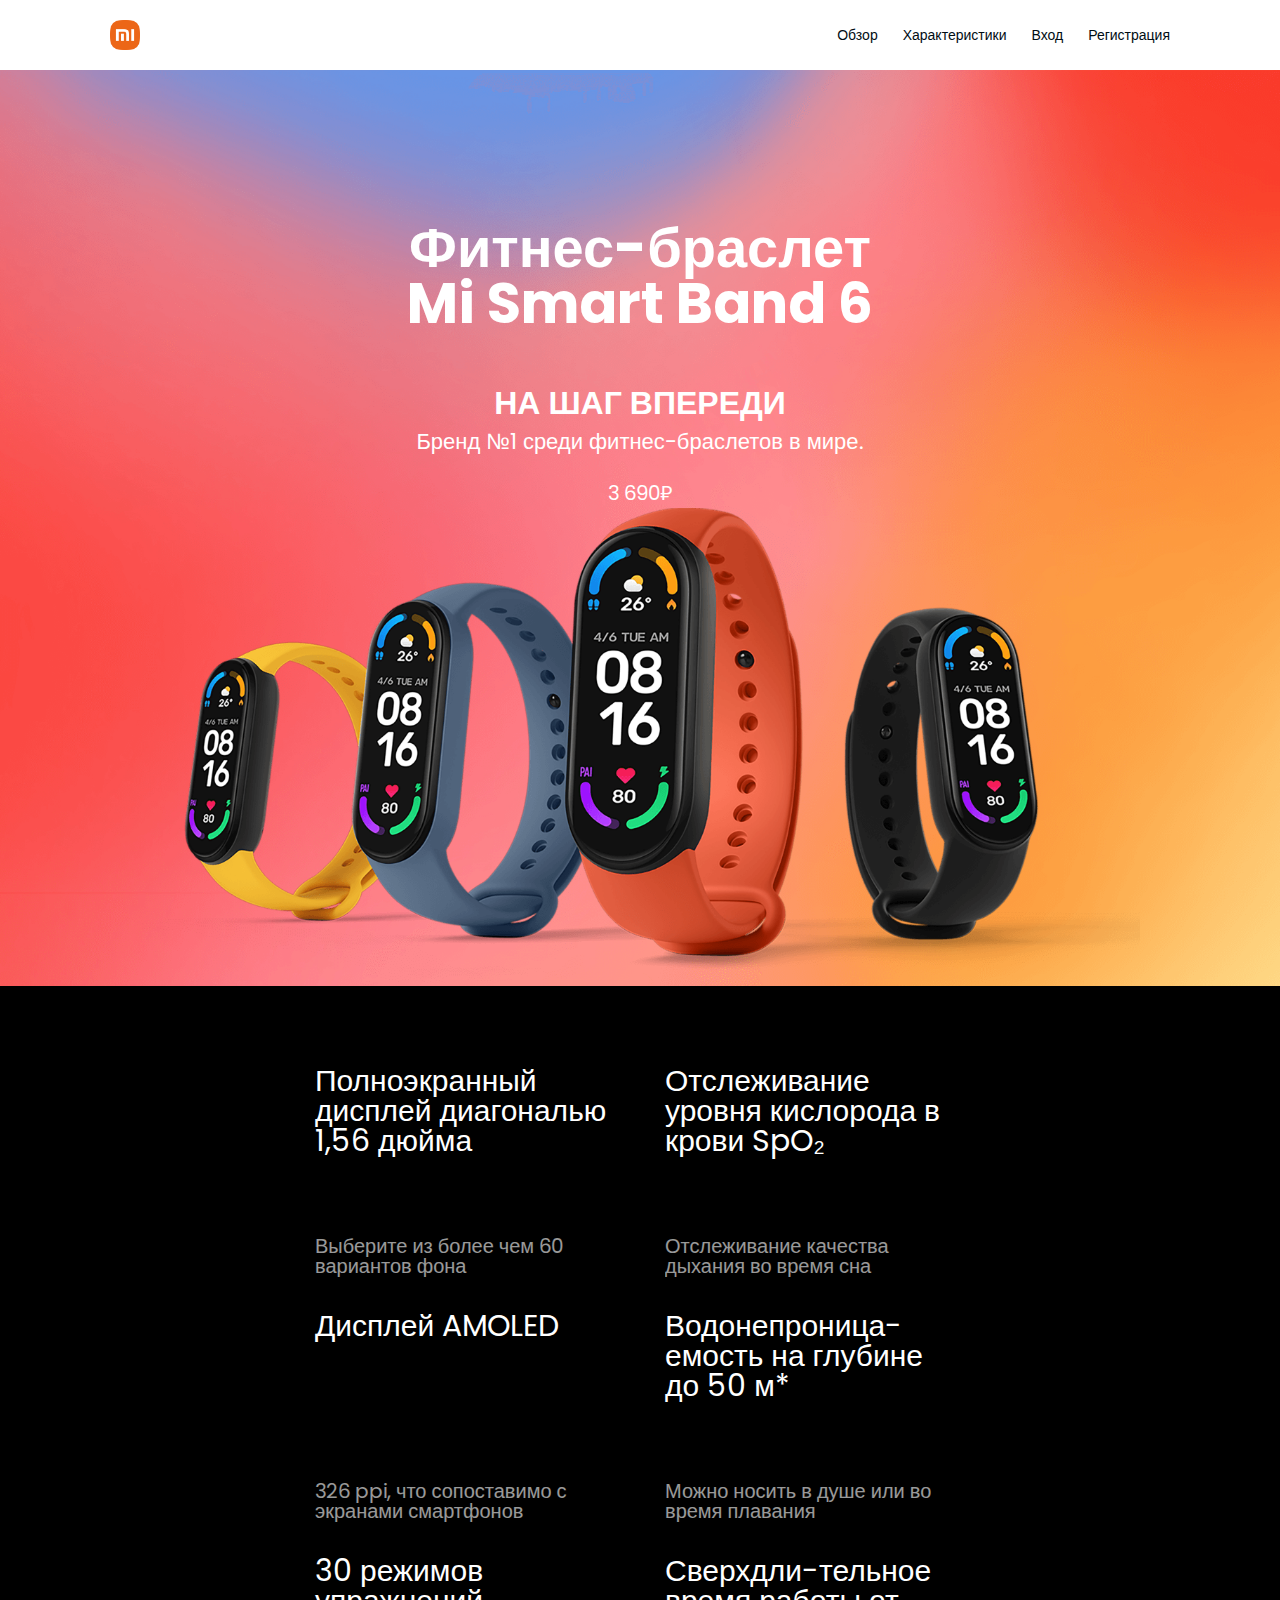
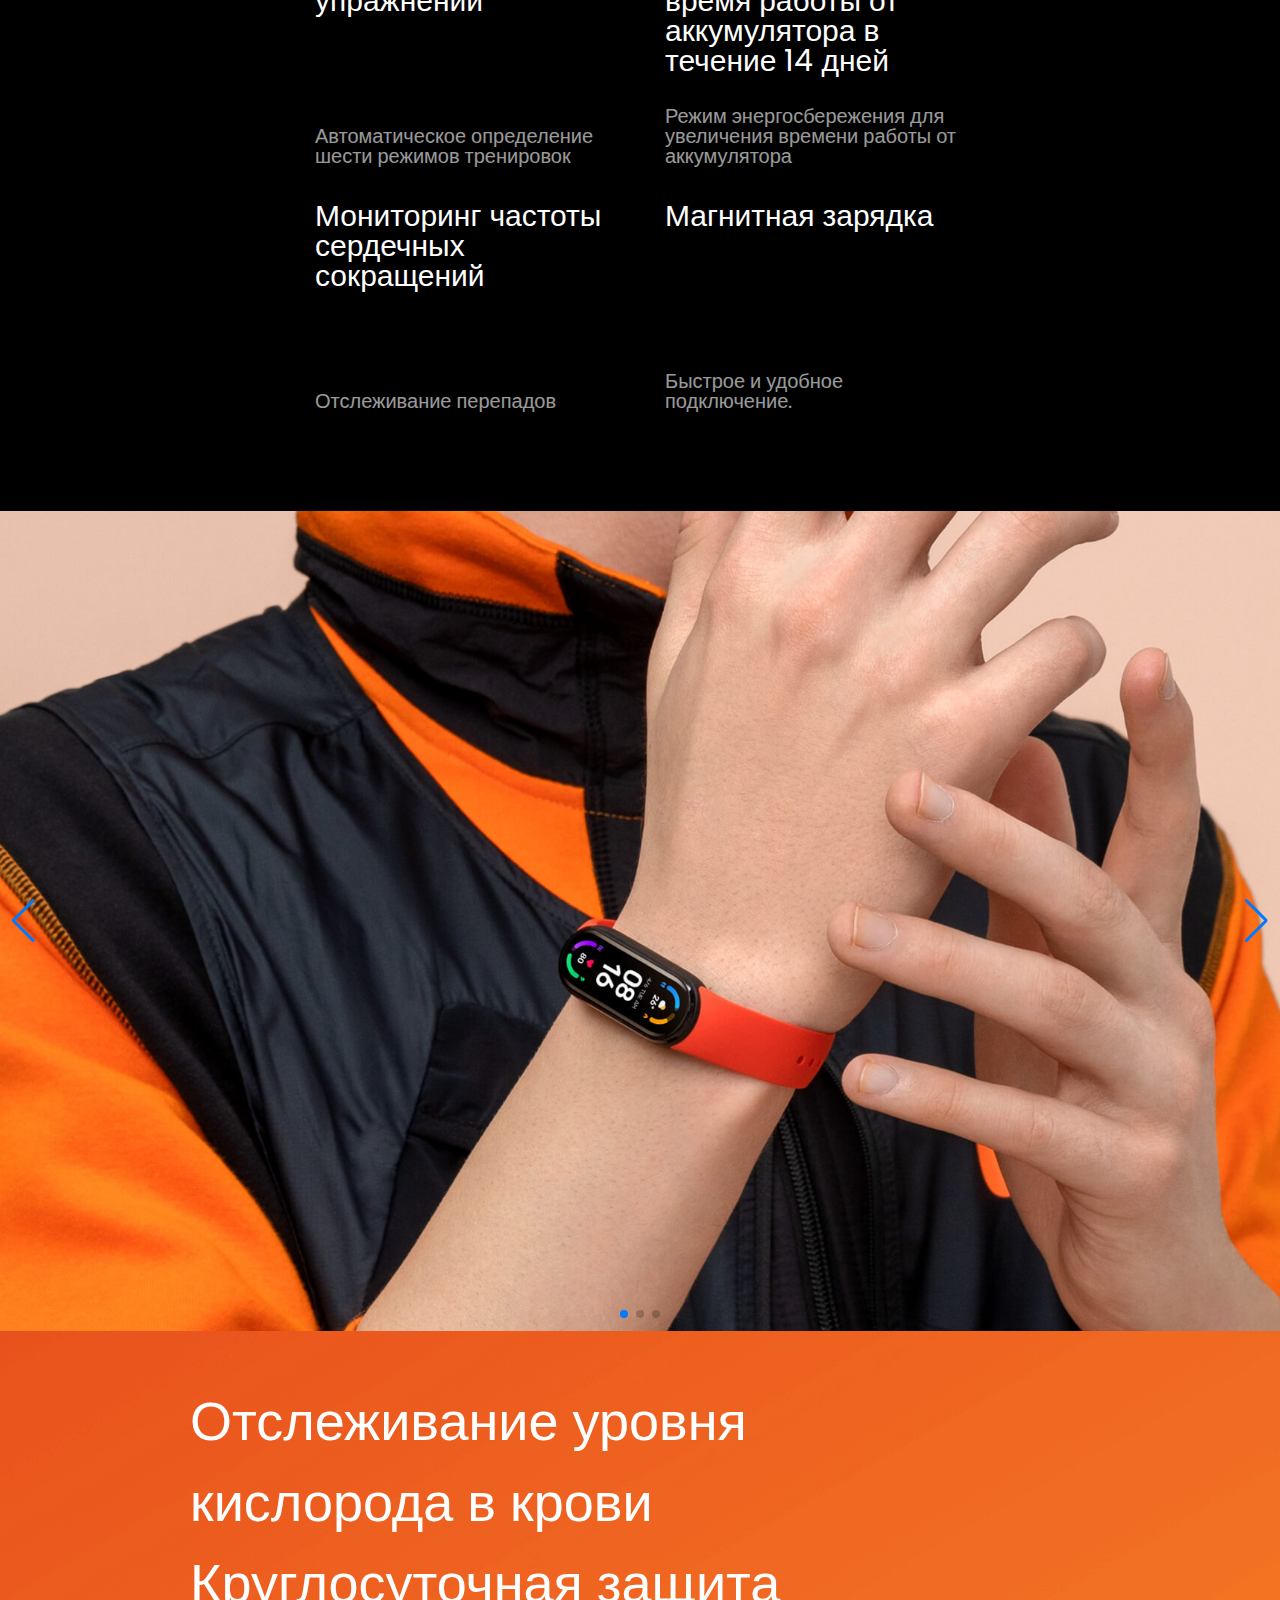
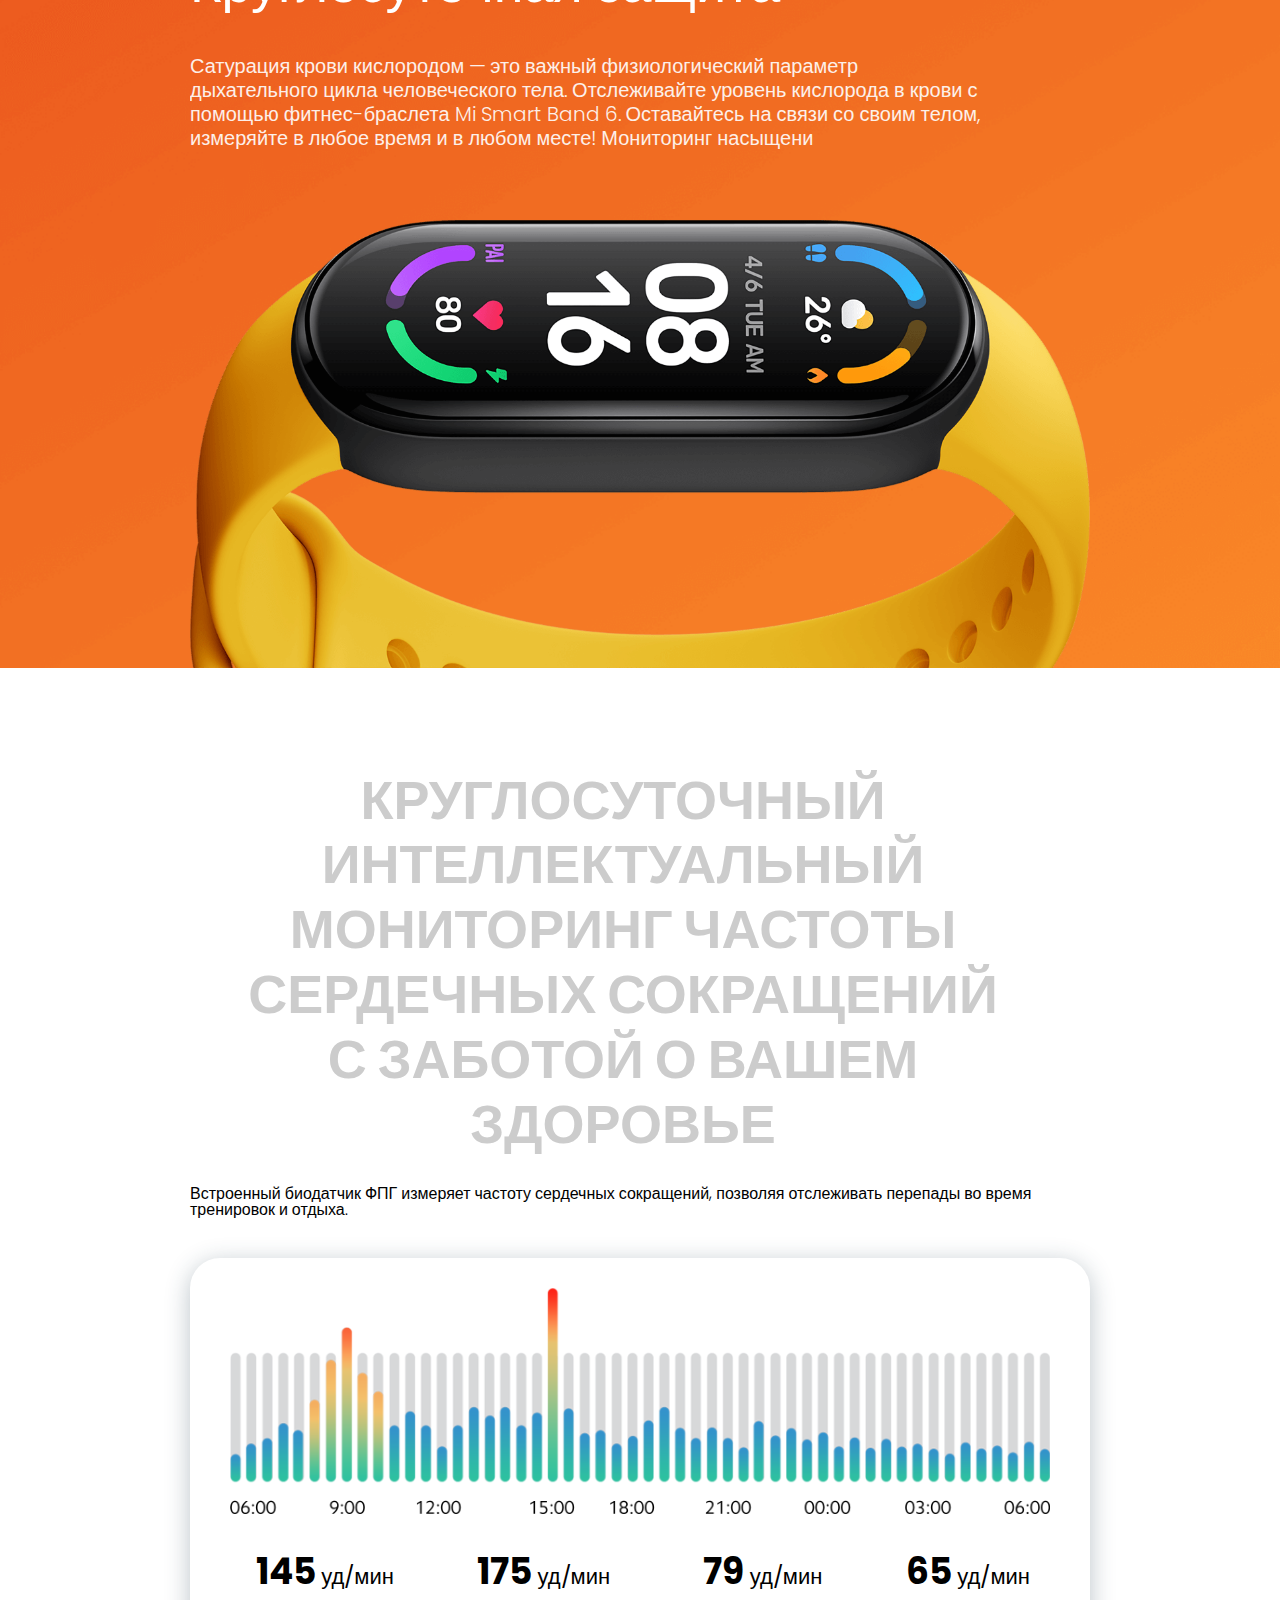
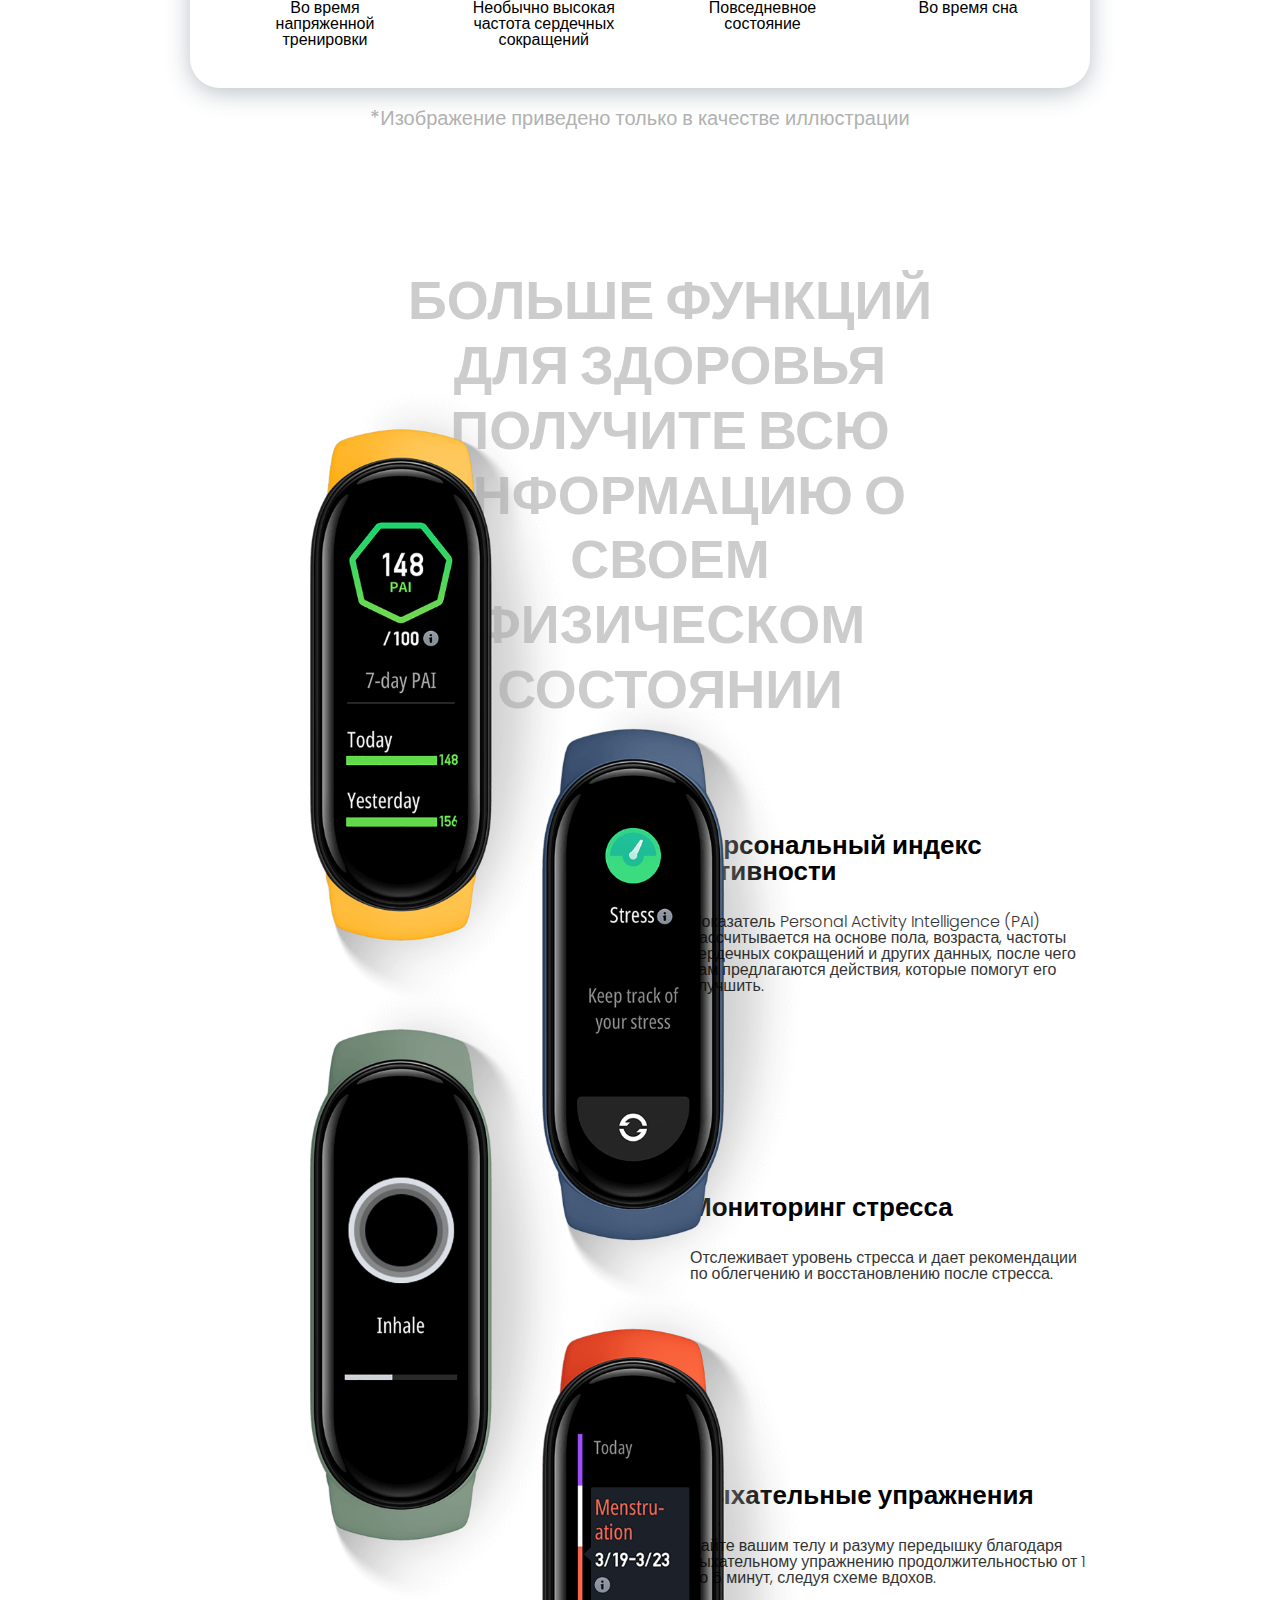
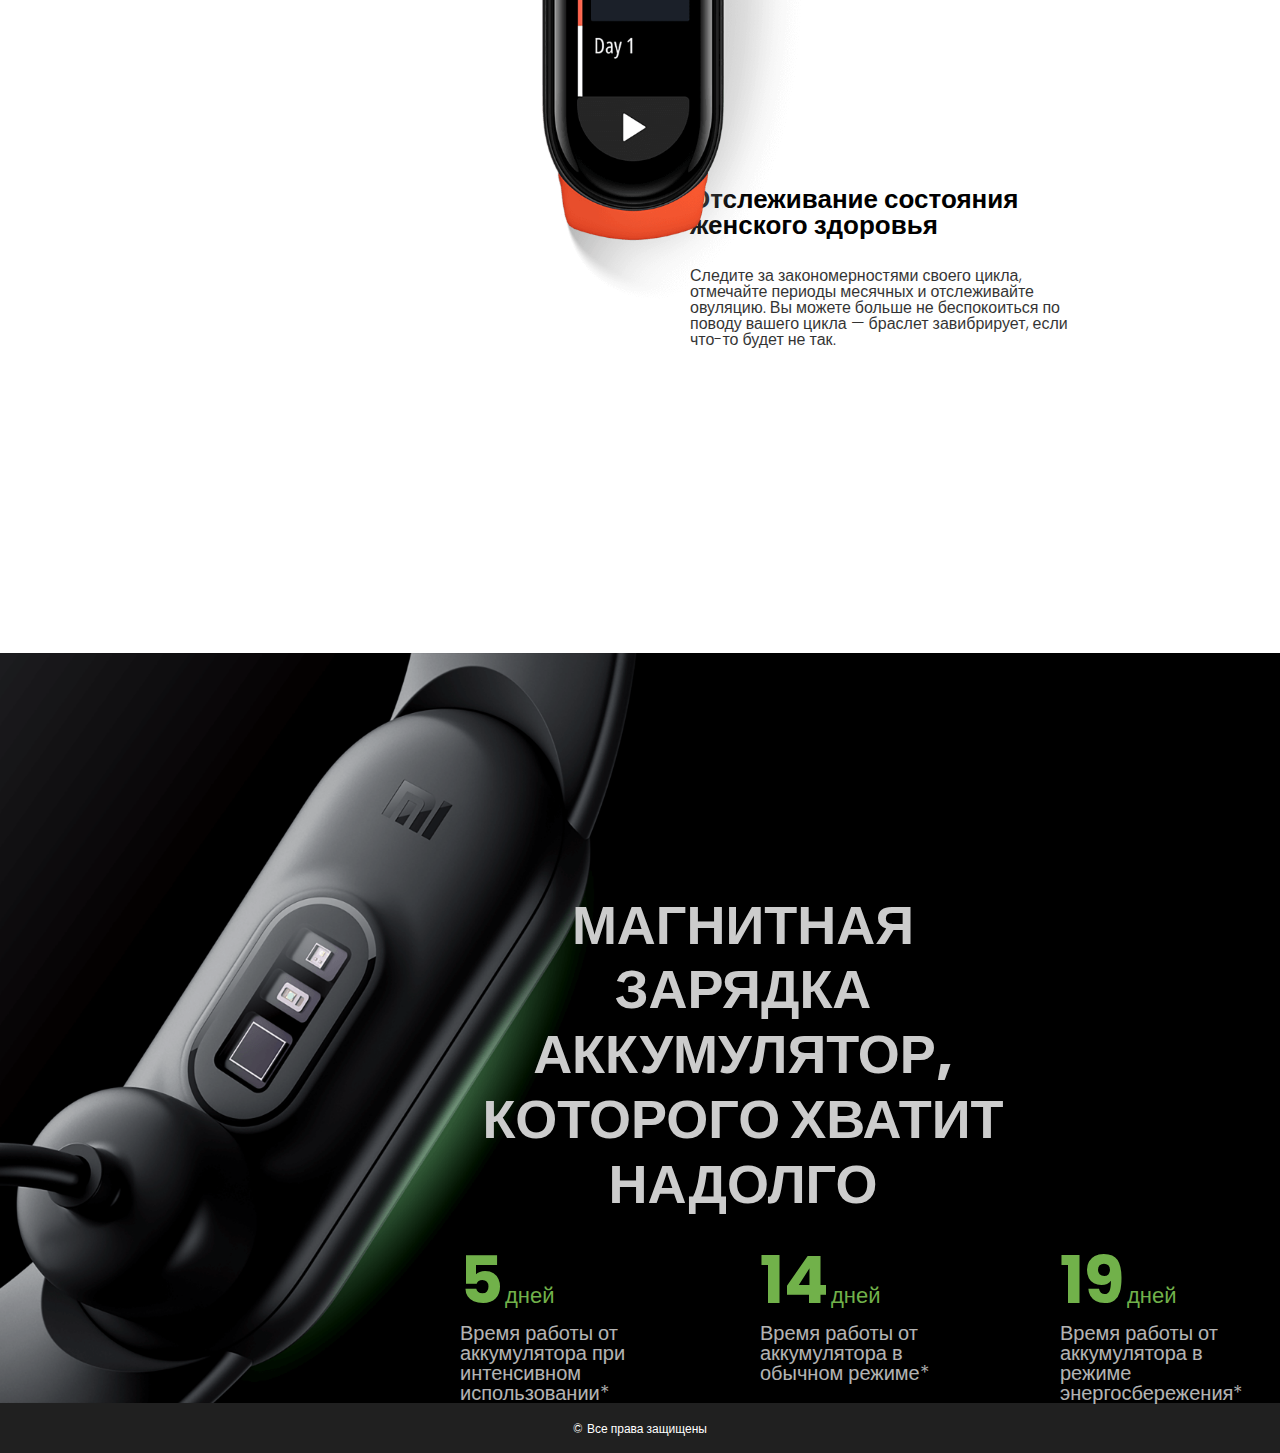
<file: index.html>
<!DOCTYPE html>
<html lang="en">

<head>
    <meta charset="UTF-8">
    <meta http-equiv="X-UA-Compatible" content="IE=edge">
    <meta name="viewport" content="width=device-width, initial-scale=1.0">
    <title>New Project</title>
    <link rel="stylesheet" href="./css/style.min.css">
    <link rel="preconnect" href="https://fonts.googleapis.com">
    <link rel="preconnect" href="https://fonts.gstatic.com" crossorigin>
    <link
        href="https://fonts.googleapis.com/css2?family=Roboto:ital,wght@0,100;0,300;0,400;0,500;0,700;0,900;1,100;1,300;1,400;1,500;1,700;1,900&display=swap"
        rel="stylesheet">

</head>

<body class="main__body">
    <!-- Header -->
    <header>
    <!-- Navbar -->
    <nav>
        <div class="container">
            <div class="navbar">
                <div class="logo"> <a href="index.html"> <img src="./img/favicon.png" alt="" style="max-width: 30px;"> </a> </div>
                <ul class="menu">
                    <li class="menu__item"><a href="index.html" class="menu__item-link" data-scroll>Обзор</a></li>
                    <li class="menu__item"><a href="characteristics.html" class="menu__item-link" data-scroll>Характеристики</a></li>
                    <li class="menu__item"><a href="signin.html" class="menu__item-link" data-scroll>Вход</a></li>
                    <li class="menu__item"><a href="login.html" class="menu__item-link" data-scroll>Регистрация</a></li>
                </ul>
                <div class="burger">
                    <span></span>
                </div>
            </div>
        </div>
    </nav>
</header>


    <!-- Main Page -->
    <main>
        <section class="hero__section">
    <div class="container">
        <h1 class="hero__title">Фитнес-браслет
            Mi Smart Band 6</h1>
        <h2 class="hero__suptitle">На шаг впереди</h2>
        <p class="hero__text">Бренд №1 среди фитнес-браслетов в мире.</p>
        <p class="hero__price">3 690₽</p>
        <img class="hero__img" src="./img/braclet.png" alt="">
    </div>
</section>

<section class="info__section">
    <div class="container">
        <div class="info__items">
            <div class="line line1">
                <div class="info__item">
                    <div class="info__item-title">Полноэкранный дисплей диагональю 1,56 дюйма
                    </div>
                    <div class="info__item-text">Выберите из более чем 60 вариантов фона</div>
                </div>
                <div class="info__item">
                    <div class="info__item-title">Дисплей
                        AMOLED</div>
                    <div class="info__item-text">326 ppi, что сопоставимо с экранами смартфонов</div>
                </div>
                <div class="info__item">
                    <div class="info__item-title">30 режимов упражнений</div>
                    <div class="info__item-text">Автоматическое определение шести режимов тренировок</div>
                </div>
                <div class="info__item">
                    <div class="info__item-title">Мониторинг частоты сердечных сокращений</div>
                    <div class="info__item-text">Отслеживание перепадов</div>
                </div>
            </div>
            <div class="line line2">
                <div class="info__item">
                    <div class="info__item-title">Отслеживание уровня кислорода в крови SpO₂</div>
                    <div class="info__item-text">Отслеживание качества дыхания во время сна</div>
                </div>
                <div class="info__item">
                    <div class="info__item-title">Водонепроница-емость на глубине до 50 м*</div>
                    <div class="info__item-text">Можно носить в душе или во время плавания</div>
                </div>
                <div class="info__item">
                    <div class="info__item-title">Сверхдли-тельное время работы от аккумулятора в течение 14 дней</div>
                    <div class="info__item-text">Режим энергосбережения для увеличения времени работы от аккумулятора
                    </div>
                </div>
                <div class="info__item">
                    <div class="info__item-title">Магнитная зарядка
                    </div>
                    <div class="info__item-text">Быстрое и удобное подключение.</div>
                </div>
            </div>
        </div>
    </div>
</section>


    <!-- Slider main container -->
    <div class="swiper">
        <!-- Additional required wrapper -->
        <div class="swiper-wrapper">
            <!-- Slides -->
            <div class="swiper-slide swiper-slide1"></div>
            <div class="swiper-slide swiper-slide2"></div>
            <div class="swiper-slide swiper-slide3"></div>
        </div>
        <!-- If we need pagination -->
        <div class="swiper-pagination"></div>
    
        <!-- If we need navigation buttons -->
        <div class="swiper-button-prev"></div>
        <div class="swiper-button-next"></div>
    
    </div>

<section class="gap__section gap__section2">
    <div class="container2">
        <div class="gap__title">Отслеживание уровня кислорода в крови
            Круглосуточная защита</div>
        <div class="gap__text">Сатурация крови кислородом — это важный физиологический параметр дыхательного цикла человеческого тела. Отслеживайте уровень кислорода в крови с помощью фитнес-браслета Mi Smart Band 6. Оставайтесь на связи со своим телом, измеряйте
            в любое время и в любом месте!
            Мониторинг насыщени</div>
        <img class="gap__img" src="./img/half.png" alt="">
    </div>
</section>



<section class="monitoring__section">
    <div class="container2">
        <h2 class="monitoring__title">Круглосуточный интеллектуальный мониторинг частоты сердечных сокращений </br>
            С заботой о вашем здоровье</h2>
        <p class="monitoring__suptitle">Встроенный биодатчик ФПГ измеряет частоту сердечных сокращений, позволяя отслеживать перепады во время тренировок и отдыха.</p>
        <div class="monitoring__item">
            <img src="./img/monitor.png" alt="" class="monitoring__img">
            <div class="monitoring__info">
                <div class="monitoring__info-item">
                    <div class="monitoring__info-up"><span>145</span>уд/мин</div>
                    <div class="monitoring__info-down">Во время напряженной тренировки</div>
                </div>
                <div class="monitoring__info-item">
                    <div class="monitoring__info-up"><span>175</span>уд/мин</div>
                    <div class="monitoring__info-down">Необычно высокая частота сердечных сокращений</div>
                </div>
                <div class="monitoring__info-item">
                    <div class="monitoring__info-up"><span>79</span>уд/мин</div>
                    <div class="monitoring__info-down">Повседневное состояние</div>
                </div>
                <div class="monitoring__info-item">
                    <div class="monitoring__info-up"><span>65</span>уд/мин</div>
                    <div class="monitoring__info-down">Во время сна</div>
                </div>
            </div>
        </div>
        <div class="monitoring__text">*Изображение приведено только в качестве иллюстрации</div>
    </div>
</section>

<section class="functions__section">
    <div class="container">
        <h2 class="functions__title">Больше функций для здоровья
            Получите всю информацию о своем физическом состоянии</h2>
        <div class="functions__wrapper">
            <img src="./img/mi1.png" alt="" class="functions__img">
            <div class="functions__info">
                <div class="functions__item">
                    <div class="functions__item-title">Персональный индекс активности</div>
                    <div class="functions__item-text">Показатель Personal Activity Intelligence (PAI) рассчитывается на основе пола, возраста, частоты сердечных сокращений и других данных, после чего вам предлагаются действия, которые помогут его улучшить.</div>
                </div>
                <div class="functions__item">
                    <div class="functions__item-title">Мониторинг стресса</div>
                    <div class="functions__item-text">Отслеживает уровень стресса и дает рекомендации по облегчению и восстановлению после стресса.</div>
                </div>
                <div class="functions__item">
                    <div class="functions__item-title">Дыхательные упражнения</div>
                    <div class="functions__item-text">Дайте вашим телу и разуму передышку благодаря дыхательному упражнению продолжительностью от 1 до 5 минут, следуя схеме вдохов.</div>
                </div>
                <div class="functions__item">
                    <div class="functions__item-title">Отслеживание состояния женского здоровья</div>
                    <div class="functions__item-text">Следите за закономерностями своего цикла, отмечайте периоды месячных и отслеживайте овуляцию. Вы можете больше не беспокоиться по поводу вашего цикла — браслет завибрирует, если что-то будет не так.</div>
                </div>
            </div>
        </div>
    </div>
</section>

<section class="mfunctions__section">
    <div class="container">
        <h2 class="mfunctions__title">Больше функций для здоровья
            Получите всю информацию о своем физическом состоянии</h2>
        <div class="mfunctions__items">
            <div class="mfunctions__item-left">
                <img  src="./img/mimb1.png" alt="" class="mfunctions__item-img-left">
                <div class="mfunctions__item-info">
                    <div class="mfunctions__item-title">Персональный индекс активности</div>
                    <div class="mfunctions__item-text">Показатель Personal Activity Intelligence (PAI) рассчитывается на основе пола, возраста, частоты сердечных сокращений и других данных, после чего вам предлагаются действия, которые помогут его улучшить.</div>
                </div>
            </div>
            <div class="mfunctions__item-right">
                <div class="mfunctions__item-info">
                    <div class="mfunctions__item-title">Мониторинг стресса</div>
                    <div class="mfunctions__item-text">Отслеживает уровень стресса и дает рекомендации по облегчению и восстановлению после стресса.</div>
                </div>
                <img  src="./img/mimb2.png" alt="" class="mfunctions__item-img-right">
            </div>
            <div class="mfunctions__item-left">
                <img  src="./img/mimb3.png" alt="" class="mfunctions__item-img-left">
                <div class="mfunctions__item-info">
                    <div class="mfunctions__item-title">Дыхательные упражнения</div>
                    <div class="mfunctions__item-text">Дайте вашим телу и разуму передышку благодаря дыхательному упражнению продолжительностью от 1 до 5 минут, следуя схеме вдохов.</div>
                </div>
            </div>
            <div class="mfunctions__item-right">
                <div class="mfunctions__item-info">
                    <div class="mfunctions__item-title">Отслеживание состояния женского здоровья</div>
                    <div class="mfunctions__item-text">Следите за закономерностями своего цикла, отмечайте периоды месячных и отслеживайте овуляцию. Вы можете больше не беспокоиться по поводу вашего цикла — браслет завибрирует, если что-то будет не так.</div>
                </div>
                <img  src="./img/mimb4.png" alt="" class="mfunctions__item-img-right">
            </div>
            
        </div>
    </div>
</section>

<section class="charge__section">
    <div class="container3">
        <div class="charge__wrapper">
            <h2 class="charge__title">Магнитная зарядка </br>
                Аккумулятор, которого хватит надолго</h2>
            <div class="charge__info">
                <div class="charge__item">
                    <div class="charge__up"><span>5</span>дней</div>
                    <div class="charge__down">Время работы от аккумулятора при интенсивном использовании*</div>
                </div>
                <div class="charge__item">
                    <div class="charge__up"><span>14</span>дней</div>
                    <div class="charge__down">Время работы от аккумулятора в обычном режиме*</div>
                </div>
                <div class="charge__item">
                    <div class="charge__up"><span>19</span>дней</div>
                    <div class="charge__down">Время работы от аккумулятора в режиме энергосбережения*</div>
                </div>
            </div>
        </div>
    </div>
</section>



    </main>

    <!-- Footer -->
    <footer>
    <div class="container">
        <div class="footer">© Все права защищены</div>
    </div>
</footer>
    

</body>

<script src="./js/scripts.min.js"></script>

</html>
</file>
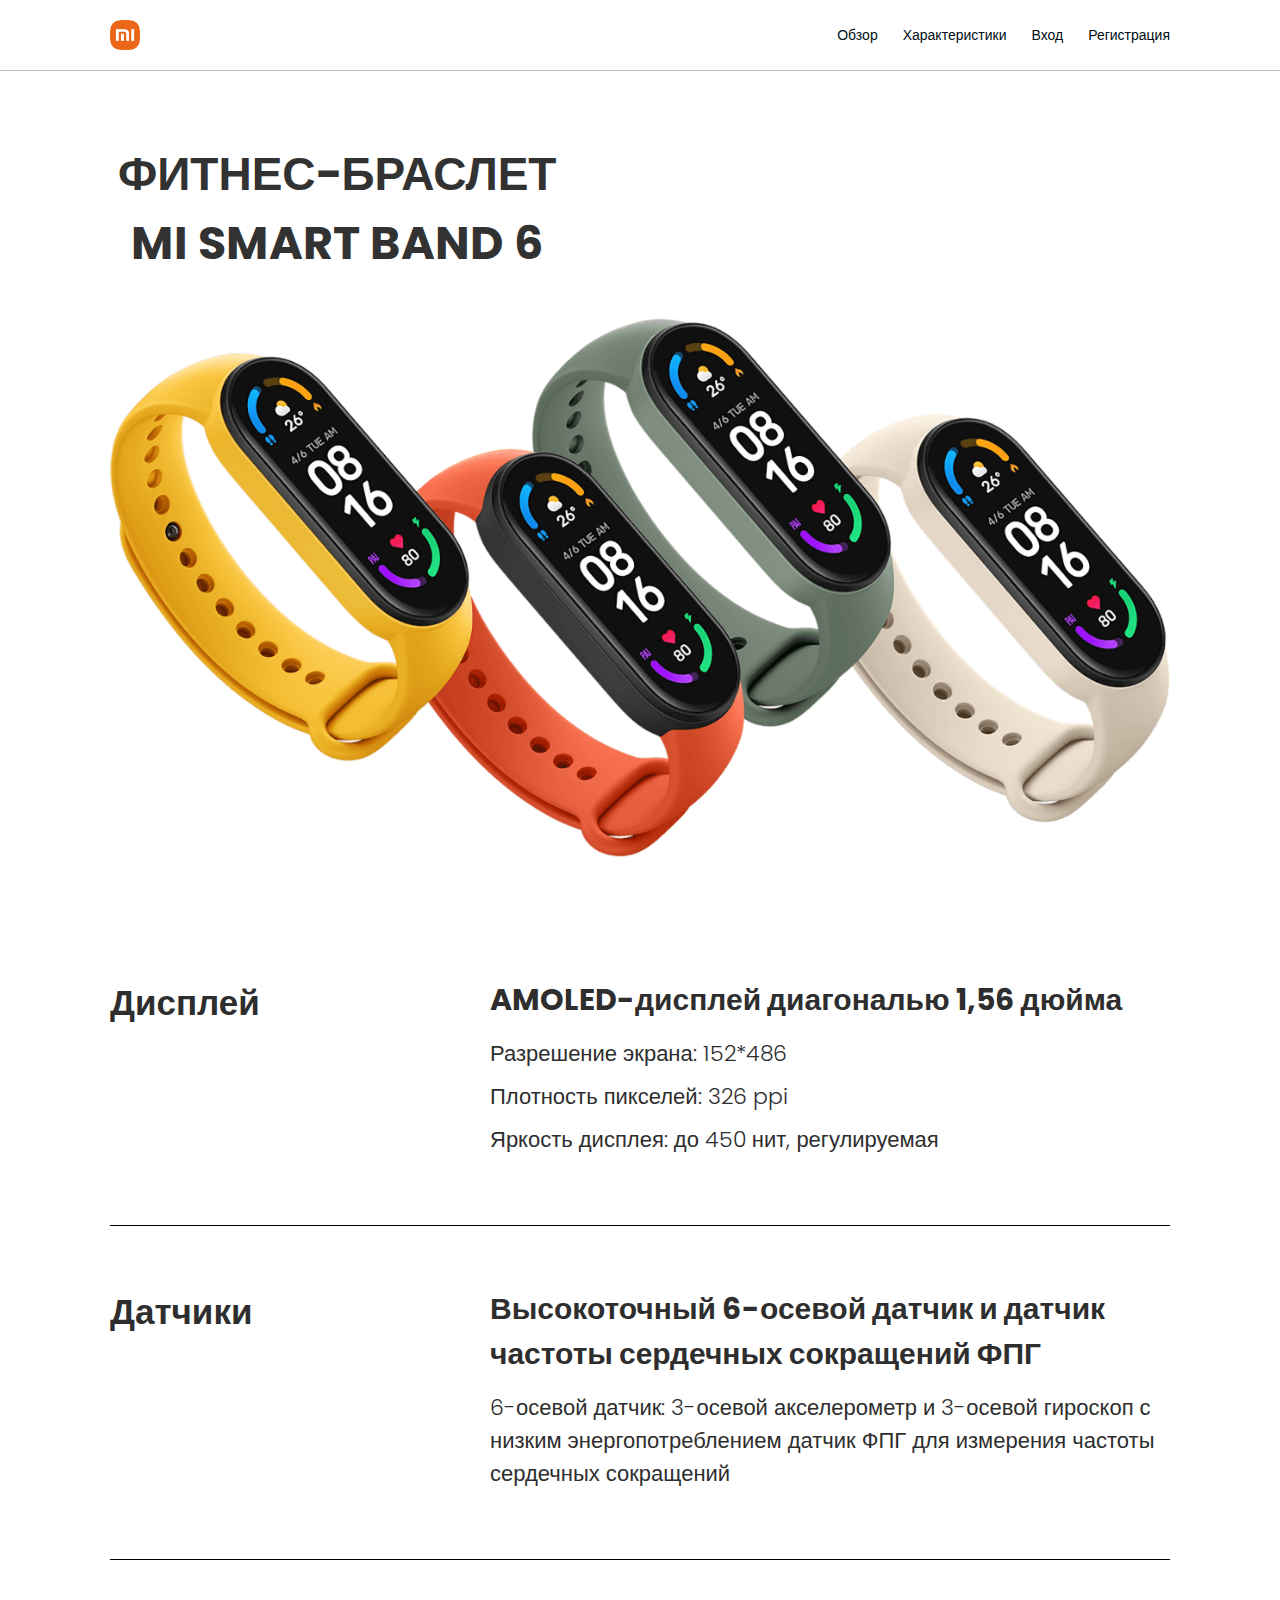
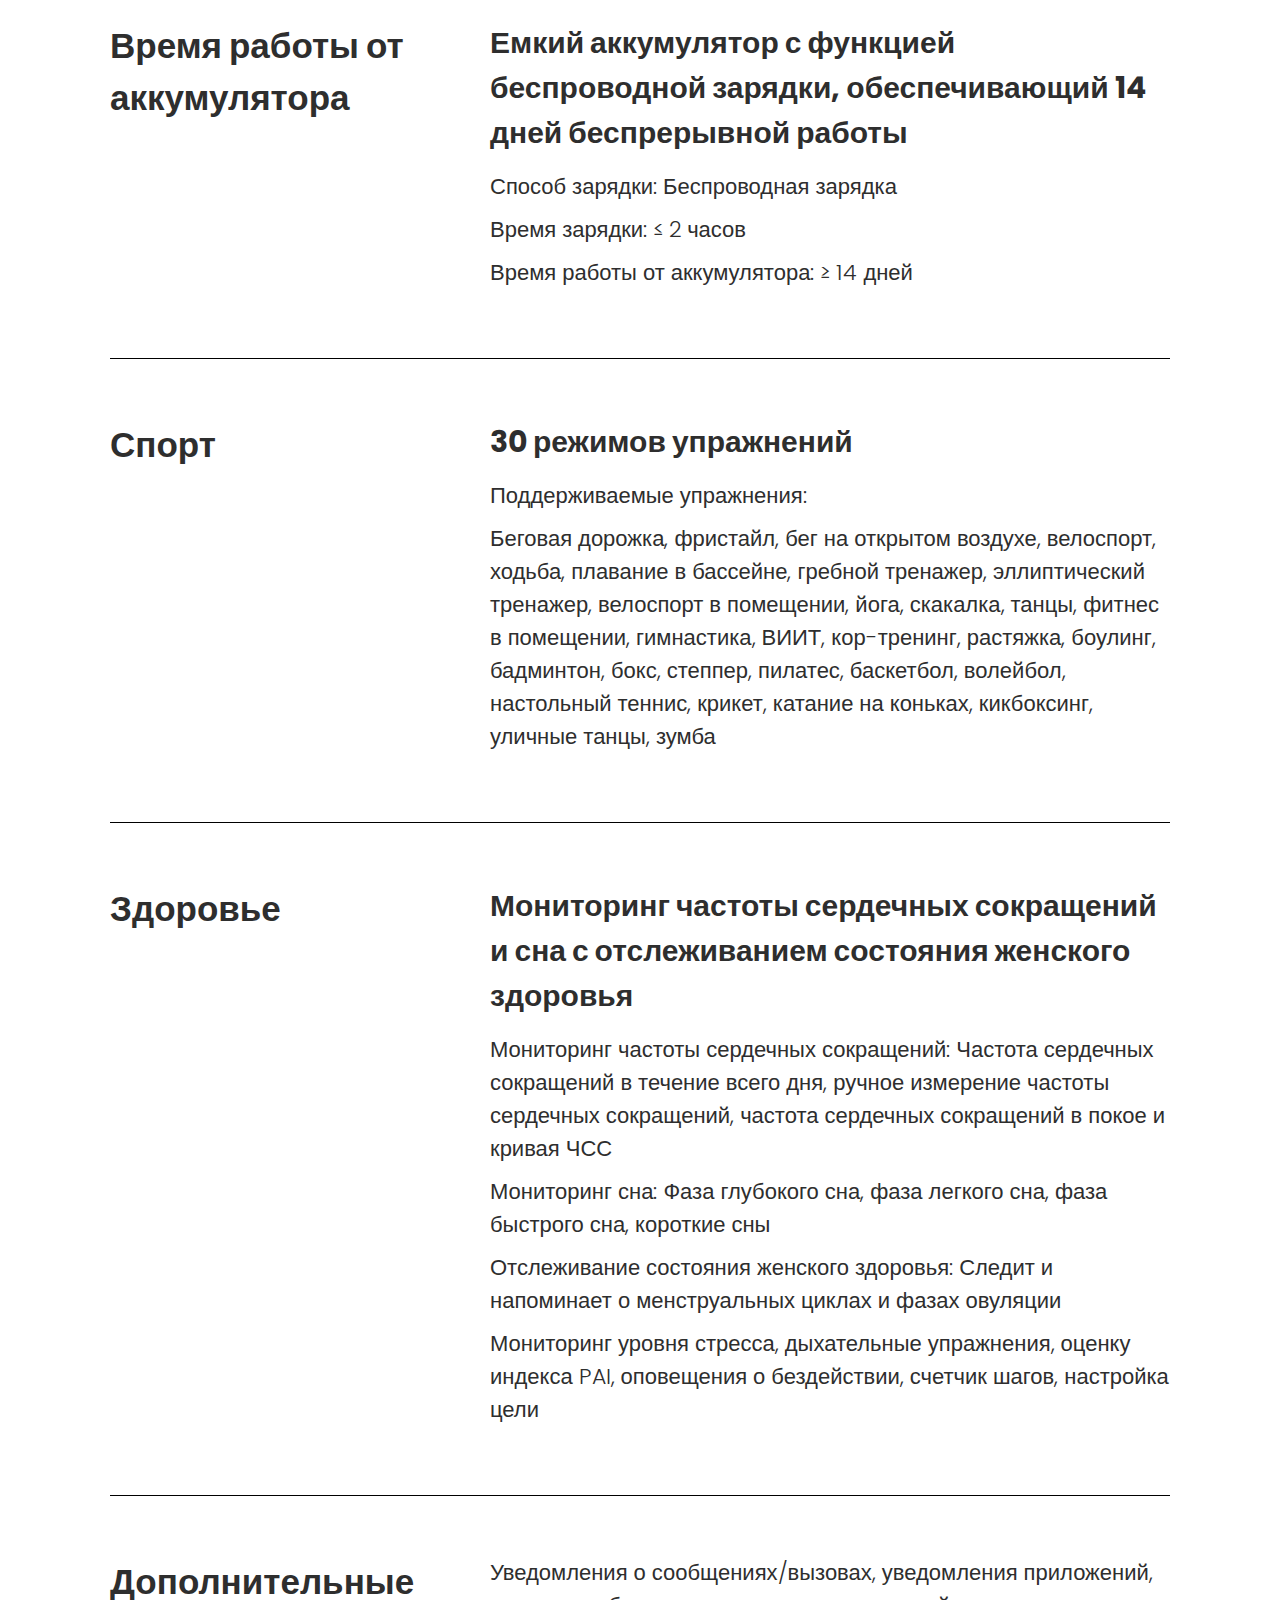
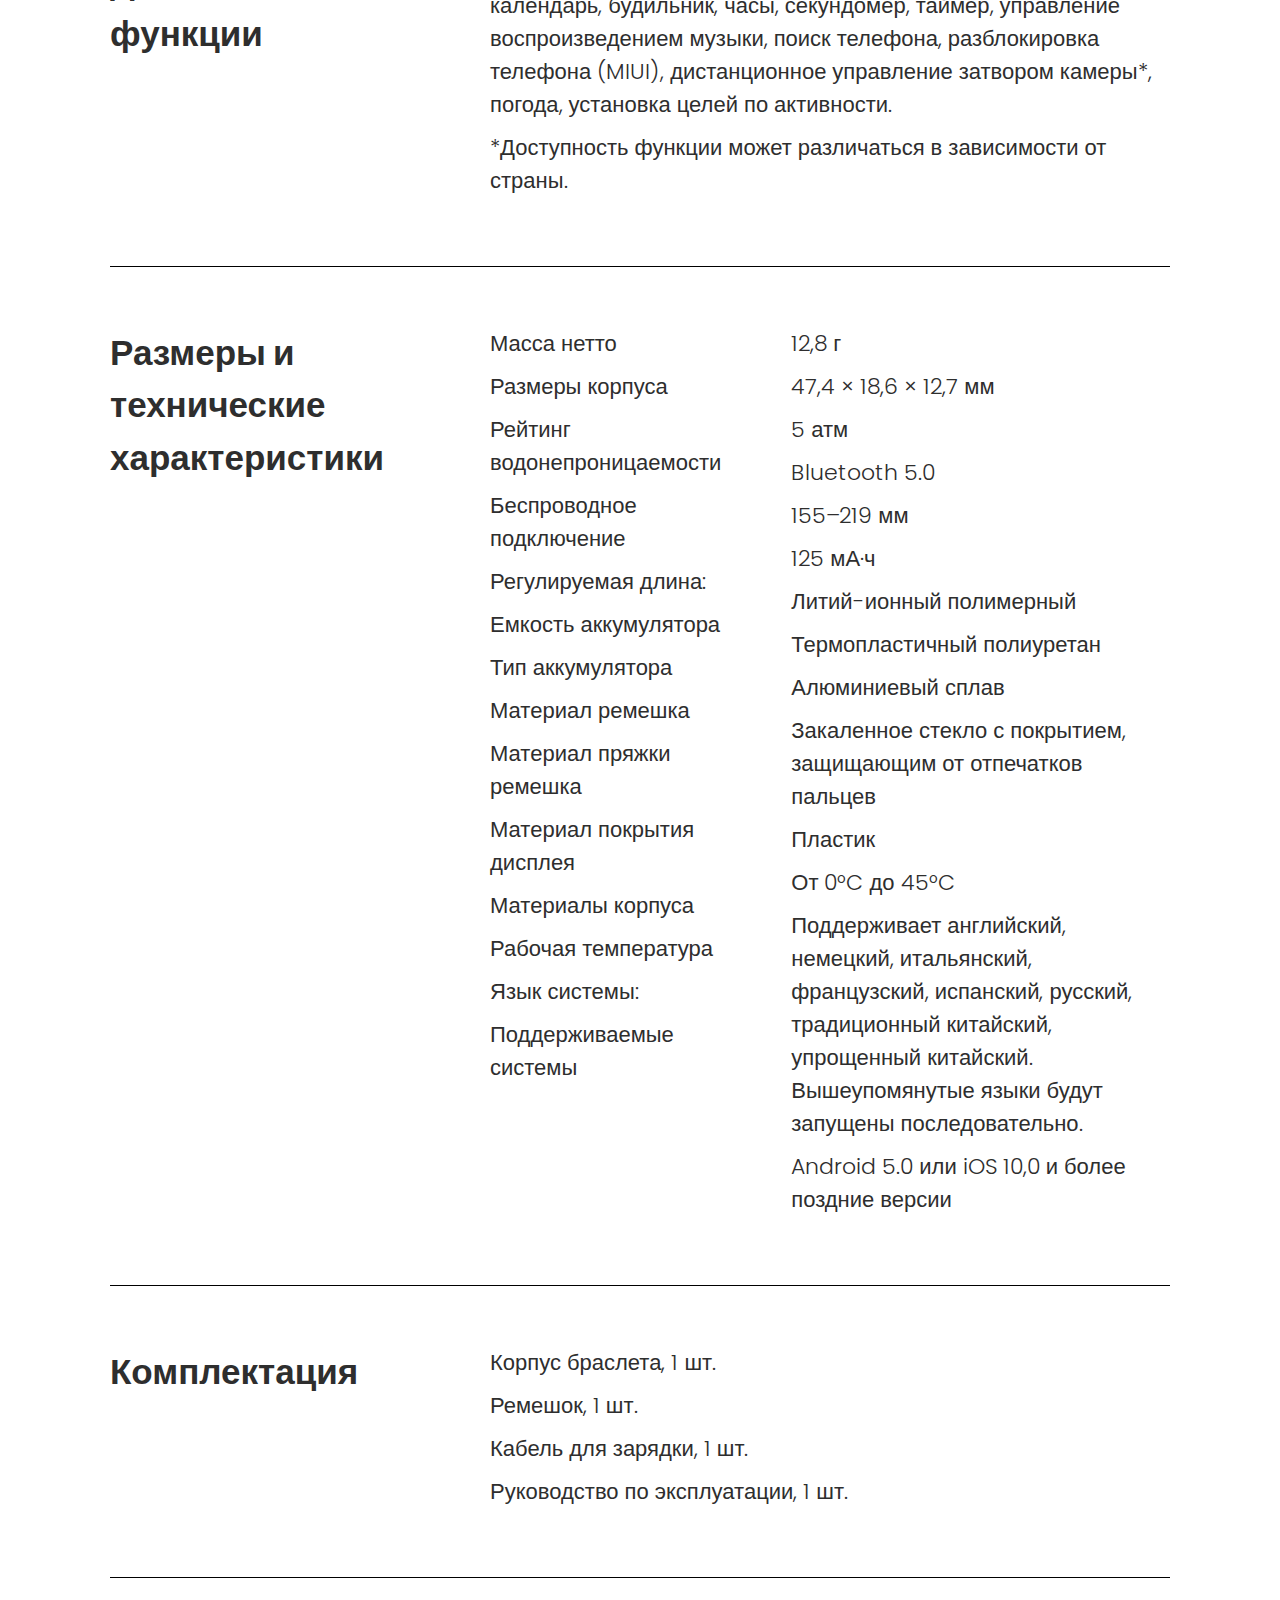
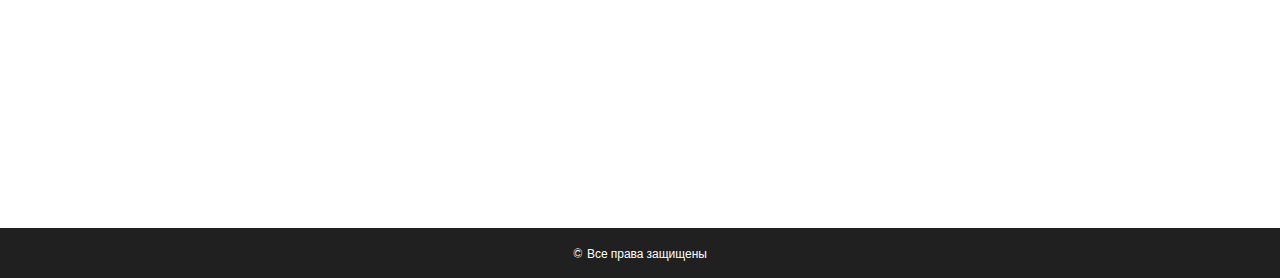
<file: characteristics.html>
<!DOCTYPE html>
<html lang="en">

<head>
    <meta charset="UTF-8">
    <meta http-equiv="X-UA-Compatible" content="IE=edge">
    <meta name="viewport" content="width=device-width, initial-scale=1.0">
    <title>New Project</title>
    <link rel="stylesheet" href="./css/style.min.css">
    <link rel="preconnect" href="https://fonts.googleapis.com">
    <link rel="preconnect" href="https://fonts.gstatic.com" crossorigin>
    <link
        href="https://fonts.googleapis.com/css2?family=Roboto:ital,wght@0,100;0,300;0,400;0,500;0,700;0,900;1,100;1,300;1,400;1,500;1,700;1,900&display=swap"
        rel="stylesheet">

</head>

<body class="main__body">
    <!-- Header -->
    <header>
    <!-- Navbar -->
    <nav>
        <div class="container">
            <div class="navbar">
                <div class="logo"> <a href="index.html"> <img src="./img/favicon.png" alt="" style="max-width: 30px;"> </a> </div>
                <ul class="menu">
                    <li class="menu__item"><a href="index.html" class="menu__item-link" data-scroll>Обзор</a></li>
                    <li class="menu__item"><a href="characteristics.html" class="menu__item-link" data-scroll>Характеристики</a></li>
                    <li class="menu__item"><a href="signin.html" class="menu__item-link" data-scroll>Вход</a></li>
                    <li class="menu__item"><a href="login.html" class="menu__item-link" data-scroll>Регистрация</a></li>
                </ul>
                <div class="burger">
                    <span></span>
                </div>
            </div>
        </div>
    </nav>
</header>


    <!-- Main Page -->
    <main>
        <section class="characteristics__section">
    <div class="container">
        <h2 class="characteristics__title">Фитнес-браслет </br>
            Mi Smart Band 6</h2>
        <img src="./img/characteristics.png" alt="" class="characteristics__img">
        <div class="characteristics__items">
            <div class="characteristics__item">
                <div class="characteristics__item-left">
                    <div class="characteristics__item-left--title">Дисплей</div>
                </div>
                <div class="characteristics__item-right">
                    <div class="characteristics__item-right--title">AMOLED-дисплей диагональю 1,56 дюйма</div>
                    <div class="characteristics__item-right--info">
                        <div class="characteristics__item-right--line">Разрешение экрана: 152*486</div>
                        <div class="characteristics__item-right--line">Плотность пикселей: 326 ppi</div>
                        <div class="characteristics__item-right--line">Яркость дисплея: до 450 нит, регулируемая</div>
                    </div>
                </div>
            </div>
            <div class="characteristics__item">
                <div class="characteristics__item-left">
                    <div class="characteristics__item-left--title">Датчики</div>
                </div>
                <div class="characteristics__item-right">
                    <div class="characteristics__item-right--title">Высокоточный 6-осевой датчик и датчик частоты
                        сердечных сокращений ФПГ</div>
                    <div class="characteristics__item-right--info">
                        <div class="characteristics__item-right--line">6-осевой датчик: 3-осевой акселерометр и 3-осевой
                            гироскоп с низким энергопотреблением датчик ФПГ для измерения частоты сердечных сокращений
                        </div>
                    </div>
                </div>
            </div>
            <div class="characteristics__item">
                <div class="characteristics__item-left">
                    <div class="characteristics__item-left--title">Время работы от аккумулятора</div>
                </div>
                <div class="characteristics__item-right">
                    <div class="characteristics__item-right--title">Емкий аккумулятор с функцией беспроводной зарядки,
                        обеспечивающий 14 дней беспрерывной работы</div>
                    <div class="characteristics__item-right--info">
                        <div class="characteristics__item-right--line">Способ зарядки: Беспроводная зарядка</div>
                        <div class="characteristics__item-right--line">Время зарядки: ≤ 2 часов</div>
                        <div class="characteristics__item-right--line">Время работы от аккумулятора: ≥ 14 дней</div>
                    </div>
                </div>
            </div>
            <div class="characteristics__item">
                <div class="characteristics__item-left">
                    <div class="characteristics__item-left--title">Спорт</div>
                </div>
                <div class="characteristics__item-right">
                    <div class="characteristics__item-right--title">30 режимов упражнений</div>
                    <div class="characteristics__item-right--info">
                        <div class="characteristics__item-right--line">Поддерживаемые упражнения: </div>
                        <div class="characteristics__item-right--line">Беговая дорожка, фристайл, бег на открытом
                            воздухе, велоспорт, ходьба, плавание в бассейне, гребной тренажер, эллиптический тренажер,
                            велоспорт в помещении, йога, скакалка, танцы, фитнес в помещении, гимнастика, ВИИТ,
                            кор-тренинг, растяжка, боулинг, бадминтон, бокс, степпер, пилатес, баскетбол, волейбол,
                            настольный теннис, крикет, катание на коньках, кикбоксинг, уличные танцы, зумба</div>
                    </div>
                </div>
            </div>
            <div class="characteristics__item">
                <div class="characteristics__item-left">
                    <div class="characteristics__item-left--title">Здоровье</div>
                </div>
                <div class="characteristics__item-right">
                    <div class="characteristics__item-right--title">Мониторинг частоты сердечных сокращений и сна
                        с отслеживанием состояния женского здоровья</div>
                    <div class="characteristics__item-right--info">
                        <div class="characteristics__item-right--line">Мониторинг частоты сердечных сокращений: Частота
                            сердечных сокращений в течение всего дня, ручное измерение частоты сердечных сокращений,
                            частота сердечных сокращений в покое и кривая ЧСС</div>
                        <div class="characteristics__item-right--line">Мониторинг сна: Фаза глубокого сна, фаза легкого
                            сна, фаза быстрого сна, короткие сны</div>
                        <div class="characteristics__item-right--line">Отслеживание состояния женского здоровья: Следит
                            и напоминает о менструальных циклах и фазах овуляции</div>
                        <div class="characteristics__item-right--line">Мониторинг уровня стресса, дыхательные
                            упражнения, оценку индекса PAI, оповещения о бездействии, счетчик шагов, настройка цели
                        </div>
                    </div>
                </div>
            </div>
            <div class="characteristics__item">
                <div class="characteristics__item-left">
                    <div class="characteristics__item-left--title">Дополнительные функции</div>
                </div>
                <div class="characteristics__item-right">
                    <div class="characteristics__item-right--info">
                        <div class="characteristics__item-right--line">Уведомления о сообщениях/вызовах, уведомления
                            приложений, календарь, будильник, часы, секундомер, таймер, управление воспроизведением
                            музыки, поиск телефона, разблокировка телефона (MIUI), дистанционное управление затвором
                            камеры*, погода, установка целей по активности.</div>
                        <div class="characteristics__item-right--line">*Доступность функции может различаться в
                            зависимости от страны.</div>
                    </div>
                </div>
            </div>
            
            <div class="characteristics__item">
                <div class="characteristics__item-left">
                    <div class="characteristics__item-left--title">Размеры и технические характеристики</div>
                </div>
                <div class="characteristics__item-right">
                    <div class="characteristics__item-tight--wrapper">
                        <div class="characteristics__item-right--info">
                            <div class="characteristics__item-right--line">Масса нетто</div>
                            <div class="characteristics__item-right--line">Размеры корпуса</div>
                            <div class="characteristics__item-right--line">Рейтинг водонепроницаемости</div>
                            <div class="characteristics__item-right--line">Беспроводное подключение</div>
                            <div class="characteristics__item-right--line">Регулируемая длина:</div>
                            <div class="characteristics__item-right--line">Емкость аккумулятора
                            </div>
                            <div class="characteristics__item-right--line">Тип аккумулятора</div>
                            <div class="characteristics__item-right--line">Материал ремешка</div>
                            <div class="characteristics__item-right--line">Материал пряжки ремешка
                            </div>
                            <div class="characteristics__item-right--line">Материал покрытия дисплея</div>
                            <div class="characteristics__item-right--line">Материалы корпуса</div>
                            <div class="characteristics__item-right--line">Рабочая температура</div>
                            <div class="characteristics__item-right--line">Язык системы:</div>
                            <div class="characteristics__item-right--line">Поддерживаемые системы</div>
                        </div>
                        <div class="characteristics__item-right--info">
                            <div class="characteristics__item-right--line">12,8 г</div>
                            <div class="characteristics__item-right--line">47,4 × 18,6 × 12,7 мм</div>
                            <div class="characteristics__item-right--line">5 атм</div>
                            <div class="characteristics__item-right--line">Bluetooth 5.0</div>
                            <div class="characteristics__item-right--line">155–219 мм</div>
                            <div class="characteristics__item-right--line">125 мА·ч</div>
                            <div class="characteristics__item-right--line">Литий-ионный полимерный</div>
                            <div class="characteristics__item-right--line">Термопластичный полиуретан</div>
                            <div class="characteristics__item-right--line">Алюминиевый сплав</div>
                            <div class="characteristics__item-right--line">Закаленное стекло с покрытием, защищающим от отпечатков пальцев</div>
                            <div class="characteristics__item-right--line">Пластик</div>
                            <div class="characteristics__item-right--line">От 0°C до 45°C</div>
                            <div class="characteristics__item-right--line">Поддерживает английский, немецкий, итальянский, французский, испанский, русский, традиционный китайский, упрощенный китайский. Вышеупомянутые языки будут запущены последовательно.</div>
                            <div class="characteristics__item-right--line">Android 5.0 или iOS 10,0 и более поздние версии</div>
                        </div>
                    </div>
                </div>
            </div>
            <div class="characteristics__item">
                <div class="characteristics__item-left">
                    <div class="characteristics__item-left--title">Комплектация</div>
                </div>
                <div class="characteristics__item-right">
                    <div class="characteristics__item-right--info">
                        <div class="characteristics__item-right--line">Корпус браслета, 1 шт.</div>
                        <div class="characteristics__item-right--line">Ремешок, 1 шт.</div>
                        <div class="characteristics__item-right--line">Кабель для зарядки, 1 шт.</div>
                        <div class="characteristics__item-right--line">Руководство по эксплуатации, 1 шт.</div>
                    </div>
                </div>
            </div>
        </div>
    </div>
</section>
    </main>

    <!-- Footer -->
    <footer>
    <div class="container">
        <div class="footer">© Все права защищены</div>
    </div>
</footer>
    

</body>

<script src="./js/scripts.min.js"></script>

</html>
</file>
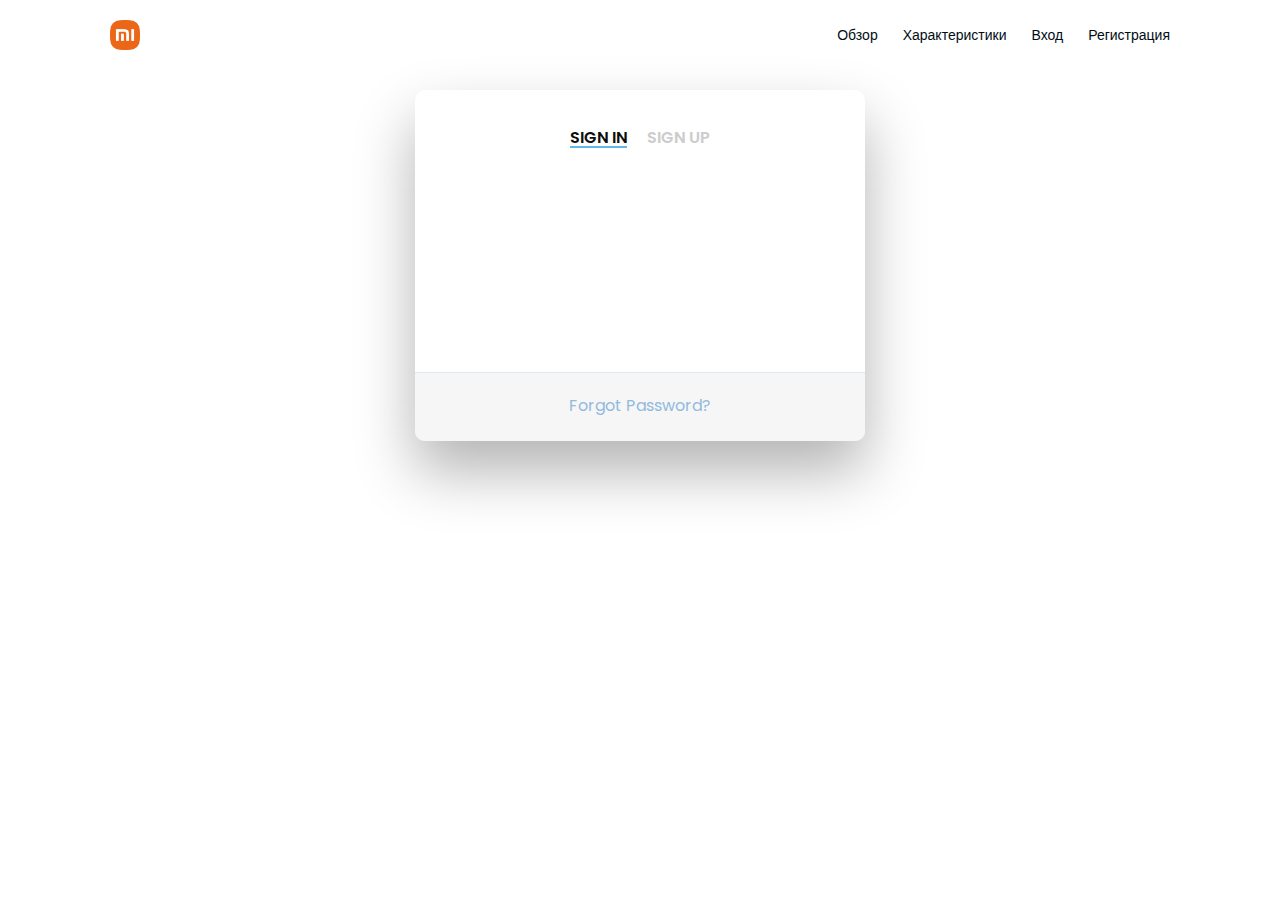
<file: login.html>
<!DOCTYPE html>
<html lang="en">

<head>
    <meta charset="UTF-8">
    <meta http-equiv="X-UA-Compatible" content="IE=edge">
    <meta name="viewport" content="width=device-width, initial-scale=1.0">
    <title>New Project</title>
    <link rel="stylesheet" href="./css/style.min.css">
    <link rel="preconnect" href="https://fonts.googleapis.com">
    <link rel="preconnect" href="https://fonts.gstatic.com" crossorigin>
    <link
        href="https://fonts.googleapis.com/css2?family=Roboto:ital,wght@0,100;0,300;0,400;0,500;0,700;0,900;1,100;1,300;1,400;1,500;1,700;1,900&display=swap"
        rel="stylesheet">

</head>

<body class="main__body">
    <!-- Header -->
    <header>
    <!-- Navbar -->
    <nav>
        <div class="container">
            <div class="navbar">
                <div class="logo"> <a href="index.html"> <img src="./img/favicon.png" alt="" style="max-width: 30px;"> </a> </div>
                <ul class="menu">
                    <li class="menu__item"><a href="index.html" class="menu__item-link" data-scroll>Обзор</a></li>
                    <li class="menu__item"><a href="characteristics.html" class="menu__item-link" data-scroll>Характеристики</a></li>
                    <li class="menu__item"><a href="signin.html" class="menu__item-link" data-scroll>Вход</a></li>
                    <li class="menu__item"><a href="login.html" class="menu__item-link" data-scroll>Регистрация</a></li>
                </ul>
                <div class="burger">
                    <span></span>
                </div>
            </div>
        </div>
    </nav>
</header>


    <!-- Main Page -->
    <main>
        <div class="wrapper fadeInDown">
            <div id="formContent">
              <!-- Tabs Titles -->
              <h2 class="active"> Sign In </h2>
              <h2 class="inactive underlineHover">Sign Up </h2>
          
              <!-- Icon -->
              <div class="fadeIn first">
               
              </div>
          
              <!-- Login Form -->
              <form>
                <input type="text" id="login" class="fadeIn second" name="login" placeholder="login">
                <input type="text" id="password" class="fadeIn third" name="login" placeholder="password">
                <input type="submit" class="fadeIn fourth" value="Log In">
              </form>
          
              <!-- Remind Passowrd -->
              <div id="formFooter">
                <a class="underlineHover" href="#">Forgot Password?</a>
              </div>
          
            </div>
          </div>
    </main>


    

</body>

<script src="./js/scripts.min.js"></script>

</html>
</file>
<file: css/style.min.css>
@import url(https://fonts.googleapis.com/css?family=Poppins);*{padding:0;margin:0;border:0}*,:after,:before{-webkit-box-sizing:border-box;box-sizing:border-box}aside,footer,header,nav,section{display:block}body{line-height:1;-ms-text-size-adjust:100%;-moz-text-size-adjust:100%;-webkit-text-size-adjust:100%}input::-ms-clear{display:none}button{cursor:pointer}button::-moz-focus-inner{padding:0;border:0}a,a:visited{text-decoration:none}a:hover{text-decoration:none}ul li{list-style:none}img{vertical-align:top}h1,h2,h3,h4,h5,h6{font-weight:inherit;font-size:inherit}.container{max-width:1360px;width:100%;margin:0 auto;padding:0 20px}.container2{max-width:940px;width:100%;margin:0 auto;padding:0 20px}.container3{max-width:1680px;width:100%;margin:0 auto;padding:0 20px}body{font-family:Roboto,sans-serif}body.locked{overflow:hidden}@-webkit-keyframes fade{0%{opacity:0}100%{opacity:1}}@keyframes fade{0%{opacity:0}100%{opacity:1}}.btn{font-style:normal;font-weight:700;font-size:18px;line-height:22px;text-transform:uppercase;display:inline-block;display:-webkit-box;display:-ms-flexbox;display:flex;-webkit-box-pack:center;-ms-flex-pack:center;justify-content:center;-webkit-box-align:center;-ms-flex-align:center;align-items:center;padding:15px 0;-webkit-transition:all .3s ease;-o-transition:all .3s ease;transition:all .3s ease}.btn__outline{color:#fdf4e3;-webkit-transition:all .3s ease;-o-transition:all .3s ease;transition:all .3s ease}.btn__outline:hover{color:#ff6200;-webkit-transition:all .3s ease;-o-transition:all .3s ease;transition:all .3s ease}.btn__primary{color:#fff;background-color:#fdf4e3;-webkit-transition:all .3s ease;-o-transition:all .3s ease;transition:all .3s ease}.btn__primary.acrive{display:block}.btn__primary:hover{background-color:#010d14;-webkit-transition:all .3s ease;-o-transition:all .3s ease;transition:all .3s ease}.navbar{display:-webkit-box;display:-ms-flexbox;display:flex;width:100%;-webkit-box-align:center;-ms-flex-align:center;align-items:center;padding-top:20px;padding-bottom:20px}.menu{margin-left:auto;display:-webkit-box;display:-ms-flexbox;display:flex;gap:60px}.menu__item.with__submenu{position:relative;display:-webkit-box;display:-ms-flexbox;display:flex;-webkit-box-align:center;-ms-flex-align:center;align-items:center}.menu__item.with__submenu img{margin-top:6px;margin-left:3px;-webkit-transition:.3s all;-o-transition:.3s all;transition:.3s all}.menu__item.with__submenu .submenu{display:none;position:absolute;left:0;right:0;top:25px;background:#fdf4e3}.menu__item.with__submenu .submenu.active{display:block;-webkit-animation:fade .3s linear;animation:fade .3s linear}.menu__item.with__submenu .submenu__link{color:#fff;font-style:normal;font-weight:500;font-size:16px;line-height:20px;display:-webkit-box;display:-ms-flexbox;display:flex;padding:15px;-webkit-transition:.3s;-o-transition:.3s;transition:.3s}.menu__item.with__submenu .submenu__link:hover{background:#ff6200}.menu__item-link{font-weight:400;font-size:16px;line-height:20px;color:#010d14;text-transform:capitalize;position:relative;-webkit-transition:all .3s;-o-transition:all .3s;transition:all .3s;display:-webkit-box;display:-ms-flexbox;display:flex;-webkit-box-align:center;-ms-flex-align:center;align-items:center}.menu__item-link .submenu__arrow{margin-left:10px;-webkit-transition:.3s all;-o-transition:.3s all;transition:.3s all}.menu__item-link .submenu__arrow.active{display:-webkit-box;display:-ms-flexbox;display:flex;-webkit-transform:rotate(180deg);-ms-transform:rotate(180deg);transform:rotate(180deg);-webkit-transition:.3s all;-o-transition:.3s all;transition:.3s all}.menu__item-link.trigger__link.active{color:#ff6200}.menu__item-link.trigger__link.active .submenu__path{fill:#ff6200;-webkit-transition:.3s all;-o-transition:.3s all;transition:.3s all}.menu__item-link.trigger__link:hover .submenu__path{fill:#ff6200;-webkit-transition:.3s all;-o-transition:.3s all;transition:.3s all}.menu__item-link .submenu__path{-webkit-transition:.3s all;-o-transition:.3s all;transition:.3s all}.menu__item-link:hover{color:#ff6200}.menu__item-link:hover::after{width:75%;-webkit-transition:all .3s;-o-transition:all .3s;transition:all .3s}.nav__btns{margin-left:auto;display:-webkit-box;display:-ms-flexbox;display:flex}.nav__btns.active{display:-webkit-box;display:-ms-flexbox;display:flex;position:absolute;left:0;right:0;bottom:0;z-index:333;gap:10px}.nav__btn{padding:15px 30px}.nav__btn.active{display:-webkit-box;display:-ms-flexbox;display:flex}.burger{display:none;cursor:pointer}.hero__section{text-align:center;background-image:url(../img/bg.png);background-position:center center;background-size:cover;background-repeat:no-repeat}.hero__title{padding-top:150px;font-size:74px;color:#fff;font-weight:700;text-align:center;-webkit-box-pack:center;-ms-flex-pack:center;justify-content:center;display:-webkit-box;display:-ms-flexbox;display:flex;margin-left:auto;margin-right:auto;max-width:600px;margin-bottom:20px}.hero__suptitle{font-size:44px;color:#fff;margin-bottom:12px}.hero__text{font-size:24px;color:#fff;margin-bottom:30px}.hero__price{font-size:24px;color:#fff;margin-bottom:5px}.hero__img{width:1000px;max-width:100%;height:auto}.info__section{background-color:#000;color:#fff}.info__items{padding-top:80px;gap:50px;display:-webkit-box;display:-ms-flexbox;display:flex;-webkit-box-orient:vertical;-webkit-box-direction:normal;-ms-flex-direction:column;flex-direction:column;padding-bottom:80px}.info__item{max-width:300px;height:230px;max-height:100%;display:-webkit-box;display:-ms-flexbox;display:flex;-webkit-box-orient:vertical;-webkit-box-direction:normal;-ms-flex-direction:column;flex-direction:column}.info__item-title{font-size:30px;margin-bottom:auto}.info__item-text{font-size:20px;opacity:.6;display:-webkit-box;display:-ms-flexbox;display:flex;margin-bottom:20px;margin-top:auto}.line{display:-webkit-box;display:-ms-flexbox;display:flex;-webkit-box-pack:justify;-ms-flex-pack:justify;justify-content:space-between}.gap__section{background-image:url(../img/gapbg.png);background-size:cover;background-position:center;background-repeat:no-repeat;color:#fff;text-align:center}.gap__title{padding-top:50px;font-size:54px;text-align:left;line-height:1.5;max-width:800px;font-weight:500;padding-bottom:30px}.gap__text{font-size:20px;text-align:left;padding-bottom:70px;font-weight:300;opacity:.9;max-width:800px;line-height:1.2}.gap__img{width:1000px;max-width:100%}.monitoring__title{font-size:54px;line-height:1.2;font-weight:700;padding-top:60px;padding-bottom:20px;max-width:850px}.monitoring__suptitle{margin-bottom:40px;font-size:16px;font-weight:300}.monitoring__item{border-radius:30px;-webkit-box-shadow:0 5px 26px -1px rgba(34,60,80,.33);box-shadow:0 5px 26px -1px rgba(34,60,80,.33);margin-bottom:20px}.monitoring__img{margin-top:30px;padding-left:40px;padding-right:40px;max-width:100%}.monitoring__info{padding-left:60px;padding-right:60px;padding-top:40px;padding-bottom:40px;display:-webkit-box;display:-ms-flexbox;display:flex;-webkit-box-pack:justify;-ms-flex-pack:justify;justify-content:space-between}.monitoring__info-item{max-width:150px;text-align:center}.monitoring__info-up{font-size:22px}.monitoring__info-up span{font-size:36px;font-weight:700;margin-right:5px}.monitoring__info-down{padding-top:10px;font-size:16px}.monitoring__text{font-size:20px;text-align:center;margin-bottom:50px;color:#b1b1b1}.charge__section{background-image:url(../img/bgbraclet.png);background-position:center;background-repeat:no-repeat;background-size:cover;min-height:740px;color:#fff}.charge__wrapper{margin-left:auto;display:-webkit-box;display:-ms-flexbox;display:flex;-webkit-box-orient:vertical;-webkit-box-direction:normal;-ms-flex-direction:column;flex-direction:column;max-width:800px;padding-top:200px}.charge__title{font-size:54px;font-weight:800;line-height:1.2;margin-bottom:30px;max-width:550px}.charge__info{display:-webkit-box;display:-ms-flexbox;display:flex;-webkit-box-pack:justify;-ms-flex-pack:justify;justify-content:space-between}.charge__item{max-width:200px}.charge__up{color:#71b14a;font-size:22px;margin-bottom:10px}.charge__up span{font-size:66px;margin-right:2px;font-weight:700}.charge__down{font-size:20px;opacity:.7;font-weight:300}footer{text-align:center;background:#202020;color:#fff;font-weight:300;font-size:12px;height:50px;-webkit-box-align:center;-ms-flex-align:center;align-items:center;-webkit-box-pack:center;-ms-flex-pack:center;justify-content:center}.footer{-webkit-box-pack:center;-ms-flex-pack:center;justify-content:center;-webkit-box-align:center;-ms-flex-align:center;align-items:center;padding-top:20px}.swiper-slide{width:100%;min-height:820px}.swiper-slide1{background-image:url(../img/slide1.jpg);background-position:center;background-size:cover;background-repeat:no-repeat}.swiper-slide2{background-image:url(../img/slide2.jpg);background-position:center;background-size:cover;background-repeat:no-repeat}.swiper-slide3{background-image:url(../img/slide3.jpg);background-position:center;background-size:cover;background-repeat:no-repeat}.swiper-pagination{-webkit-transform:translateY(50px);-ms-transform:translateY(50px);transform:translateY(50px)}.functions__section{padding-top:50px}.functions__title{font-size:54px;font-weight:700;line-height:1.2;max-width:600px;display:-webkit-box;display:-ms-flexbox;display:flex;margin-left:auto;margin-right:200px}.functions__wrapper{display:-webkit-box;display:-ms-flexbox;display:flex}.functions__img{-webkit-transform:translate(200px,-350px);-ms-transform:translate(200px,-350px);transform:translate(200px,-350px);width:500px;max-width:100%}.functions__info{display:-webkit-box;display:-ms-flexbox;display:flex;-webkit-box-orient:vertical;-webkit-box-direction:normal;-ms-flex-direction:column;flex-direction:column;max-width:400px;margin-right:auto;margin-left:auto;margin-top:100px}.functions__item{margin-bottom:200px}.functions__item-title{font-size:26px;font-weight:700;margin-bottom:30px}.functions__item-text{font-size:16px;font-weight:300;opacity:.8}.mfunctions__section{display:none}.mfunctions__title{font-size:33px;font-weight:700;line-height:1.2}.mfunctions__items{display:-webkit-box;display:-ms-flexbox;display:flex;-webkit-box-orient:vertical;-webkit-box-direction:normal;-ms-flex-direction:column;flex-direction:column;margin-bottom:100px}.mfunctions__item-left{display:-webkit-box;display:-ms-flexbox;display:flex;margin-bottom:-100px}.mfunctions__item-img-left{width:180px;max-width:100%;-webkit-transform:translate(-10px,-30px);-ms-transform:translate(-10px,-30px);transform:translate(-10px,-30px)}.mfunctions__item-img-right{width:180px;max-width:100%;-webkit-transform:translate(10px,-30px);-ms-transform:translate(10px,-30px);transform:translate(10px,-30px)}.mfunctions__item-info{padding-top:40px}.mfunctions__item-title{font-size:20px;padding-bottom:10px;font-weight:700}.mfunctions__item-text{font-size:15px;font-weight:100;opacity:.6;line-height:1.2}.mfunctions__item-right{display:-webkit-box;display:-ms-flexbox;display:flex;margin-bottom:-100px}body{font-family:Poppins,sans-serif}a{color:#92badd;display:inline-block;text-decoration:none;font-weight:400}h2{text-align:center;font-size:16px;font-weight:600;text-transform:uppercase;display:inline-block;margin:40px 8px 10px 8px;color:#ccc}.wrapper{display:-webkit-box;display:-ms-flexbox;display:flex;-webkit-box-align:center;-ms-flex-align:center;align-items:center;-webkit-box-orient:vertical;-webkit-box-direction:normal;-ms-flex-direction:column;flex-direction:column;-webkit-box-pack:center;-ms-flex-pack:center;justify-content:center;width:100%;min-height:100%;padding:20px}#formContent{border-radius:10px 10px 10px 10px;background:#fff;padding:30px;width:90%;max-width:450px;position:relative;padding:0;-webkit-box-shadow:0 30px 60px 0 rgba(0,0,0,.3);box-shadow:0 30px 60px 0 rgba(0,0,0,.3);text-align:center}#formFooter{background-color:#f6f6f6;border-top:1px solid #dce8f1;padding:25px;text-align:center;border-radius:0 0 10px 10px}h2.inactive{color:#ccc}h2.active{color:#0d0d0d;border-bottom:2px solid #5fbae9}input[type=button],input[type=reset],input[type=submit]{background-color:#56baed;border:none;color:#fff;padding:15px 80px;text-align:center;text-decoration:none;display:inline-block;text-transform:uppercase;font-size:13px;-webkit-box-shadow:0 10px 30px 0 rgba(95,186,233,.4);box-shadow:0 10px 30px 0 rgba(95,186,233,.4);border-radius:5px 5px 5px 5px;margin:5px 20px 40px 20px;-webkit-transition:all .3s ease-in-out;-o-transition:all .3s ease-in-out;transition:all .3s ease-in-out}input[type=button]:hover,input[type=reset]:hover,input[type=submit]:hover{background-color:#39ace7}input[type=button]:active,input[type=reset]:active,input[type=submit]:active{-webkit-transform:scale(.95);-ms-transform:scale(.95);transform:scale(.95)}input[type=text]{background-color:#f6f6f6;border:none;color:#0d0d0d;padding:15px 32px;text-align:center;text-decoration:none;display:inline-block;font-size:16px;margin:5px;width:85%;border:2px solid #f6f6f6;-webkit-transition:all .5s ease-in-out;-o-transition:all .5s ease-in-out;transition:all .5s ease-in-out;border-radius:5px 5px 5px 5px}input[type=text]:focus{background-color:#fff;border-bottom:2px solid #5fbae9}input[type=text]:placeholder{color:#ccc}.fadeInDown{-webkit-animation-name:fadeInDown;animation-name:fadeInDown;-webkit-animation-duration:1s;animation-duration:1s;-webkit-animation-fill-mode:both;animation-fill-mode:both}@-webkit-keyframes fadeInDown{0%{opacity:0;-webkit-transform:translate3d(0,-100%,0);transform:translate3d(0,-100%,0)}100%{opacity:1;-webkit-transform:none;transform:none}}@keyframes fadeInDown{0%{opacity:0;-webkit-transform:translate3d(0,-100%,0);transform:translate3d(0,-100%,0)}100%{opacity:1;-webkit-transform:none;transform:none}}@-webkit-keyframes fadeIn{from{opacity:0}to{opacity:1}}@keyframes fadeIn{from{opacity:0}to{opacity:1}}.fadeIn{opacity:0;-webkit-animation:fadeIn ease-in 1;animation:fadeIn ease-in 1;-webkit-animation-fill-mode:forwards;animation-fill-mode:forwards;-webkit-animation-duration:1s;animation-duration:1s}.fadeIn.first{-webkit-animation-delay:.4s;animation-delay:.4s}.fadeIn.second{-webkit-animation-delay:.6s;animation-delay:.6s}.fadeIn.third{-webkit-animation-delay:.8s;animation-delay:.8s}.fadeIn.fourth{-webkit-animation-delay:1s;animation-delay:1s}.underlineHover:after{display:block;left:0;bottom:-10px;width:0;height:2px;background-color:#56baed;content:"";-webkit-transition:width .2s;-o-transition:width .2s;transition:width .2s}.underlineHover:hover{color:#0d0d0d}.underlineHover:hover:after{width:100%}:focus{outline:0}#icon{width:60%}*{-webkit-box-sizing:border-box;box-sizing:border-box}.characteristics__section{position:relative}.characteristics__section::after{position:absolute;content:"";top:0;right:0;left:0;width:100%;height:1px;background:#bbb}.characteristics__title{font-size:46px;color:#323232;font-weight:700;line-height:1.5;margin-bottom:40px;padding-top:30px}.characteristics__img{width:1200px;max-width:100%;margin-bottom:60px}.characteristics__items{display:-webkit-box;display:-ms-flexbox;display:flex;-webkit-box-orient:vertical;-webkit-box-direction:normal;-ms-flex-direction:column;flex-direction:column;margin-bottom:250px}.characteristics__item{padding-top:60px;display:-webkit-box;display:-ms-flexbox;display:flex;gap:80px;padding-bottom:60px;position:relative}.characteristics__item::after{position:absolute;content:"";bottom:0;left:0;right:0;background:#000;width:100%;height:1px}.characteristics__item-left--title{font-size:35px;color:#2e2e2e;font-weight:700;line-height:1.5;width:300px;max-width:100%}.characteristics__item-right{max-width:800px}.characteristics__item-right--title{font-size:30px;font-weight:700;color:#2e2e2e;margin-bottom:15px;line-height:1.5}.characteristics__item-right--info{line-height:1.5;font-weight:300;color:#2e2e2e;font-size:22px;font-weight:300}.characteristics__item-tight--wrapper{display:-webkit-box;display:-ms-flexbox;display:flex;gap:70px}.characteristics__item-right--line{margin-bottom:10px}@font-face{font-family:swiper-icons;src:url("data:application/font-woff;charset=utf-8;base64, [base64]//wADZ2x5ZgAAAywAAADMAAAD2MHtryVoZWFkAAABbAAAADAAAAA2E2+eoWhoZWEAAAGcAAAAHwAAACQC9gDzaG10eAAAAigAAAAZAAAArgJkABFsb2NhAAAC0AAAAFoAAABaFQAUGG1heHAAAAG8AAAAHwAAACAAcABAbmFtZQAAA/gAAAE5AAACXvFdBwlwb3N0AAAFNAAAAGIAAACE5s74hXjaY2BkYGAAYpf5Hu/j+W2+MnAzMYDAzaX6QjD6/4//Bxj5GA8AuRwMYGkAPywL13jaY2BkYGA88P8Agx4j+/8fQDYfA1AEBWgDAIB2BOoAeNpjYGRgYNBh4GdgYgABEMnIABJzYNADCQAACWgAsQB42mNgYfzCOIGBlYGB0YcxjYGBwR1Kf2WQZGhhYGBiYGVmgAFGBiQQkOaawtDAoMBQxXjg/wEGPcYDDA4wNUA2CCgwsAAAO4EL6gAAeNpj2M0gyAACqxgGNWBkZ2D4/wMA+xkDdgAAAHjaY2BgYGaAYBkGRgYQiAHyGMF8FgYHIM3DwMHABGQrMOgyWDLEM1T9/w8UBfEMgLzE////P/5//f/V/xv+r4eaAAeMbAxwIUYmIMHEgKYAYjUcsDAwsLKxc3BycfPw8jEQA/[base64]/uznmfPFBNODM2K7MTQ45YEAZqGP81AmGGcF3iPqOop0r1SPTaTbVkfUe4HXj97wYE+yNwWYxwWu4v1ugWHgo3S1XdZEVqWM7ET0cfnLGxWfkgR42o2PvWrDMBSFj/IHLaF0zKjRgdiVMwScNRAoWUoH78Y2icB/yIY09An6AH2Bdu/UB+yxopYshQiEvnvu0dURgDt8QeC8PDw7Fpji3fEA4z/PEJ6YOB5hKh4dj3EvXhxPqH/SKUY3rJ7srZ4FZnh1PMAtPhwP6fl2PMJMPDgeQ4rY8YT6Gzao0eAEA409DuggmTnFnOcSCiEiLMgxCiTI6Cq5DZUd3Qmp10vO0LaLTd2cjN4fOumlc7lUYbSQcZFkutRG7g6JKZKy0RmdLY680CDnEJ+UMkpFFe1RN7nxdVpXrC4aTtnaurOnYercZg2YVmLN/d/gczfEimrE/fs/bOuq29Zmn8tloORaXgZgGa78yO9/cnXm2BpaGvq25Dv9S4E9+5SIc9PqupJKhYFSSl47+Qcr1mYNAAAAeNptw0cKwkAAAMDZJA8Q7OUJvkLsPfZ6zFVERPy8qHh2YER+3i/BP83vIBLLySsoKimrqKqpa2hp6+jq6RsYGhmbmJqZSy0sraxtbO3sHRydnEMU4uR6yx7JJXveP7WrDycAAAAAAAH//wACeNpjYGRgYOABYhkgZgJCZgZNBkYGLQZtIJsFLMYAAAw3ALgAeNolizEKgDAQBCchRbC2sFER0YD6qVQiBCv/H9ezGI6Z5XBAw8CBK/m5iQQVauVbXLnOrMZv2oLdKFa8Pjuru2hJzGabmOSLzNMzvutpB3N42mNgZGBg4GKQYzBhYMxJLMlj4GBgAYow/P/PAJJhLM6sSoWKfWCAAwDAjgbRAAB42mNgYGBkAIIbCZo5IPrmUn0hGA0AO8EFTQAA");font-weight:400;font-style:normal}:root{--swiper-theme-color:#007aff}.swiper{margin-left:auto;margin-right:auto;position:relative;overflow:hidden;list-style:none;padding:0;z-index:1}.swiper-vertical>.swiper-wrapper{-webkit-box-orient:vertical;-webkit-box-direction:normal;-ms-flex-direction:column;flex-direction:column}.swiper-wrapper{position:relative;width:100%;height:100%;z-index:1;display:-webkit-box;display:-ms-flexbox;display:flex;-webkit-transition-property:-webkit-transform;transition-property:-webkit-transform;-o-transition-property:transform;transition-property:transform;transition-property:transform,-webkit-transform;-webkit-box-sizing:content-box;box-sizing:content-box}.swiper-android .swiper-slide,.swiper-wrapper{-webkit-transform:translate3d(0,0,0);transform:translate3d(0,0,0)}.swiper-pointer-events{-ms-touch-action:pan-y;touch-action:pan-y}.swiper-pointer-events.swiper-vertical{-ms-touch-action:pan-x;touch-action:pan-x}.swiper-slide{-ms-flex-negative:0;flex-shrink:0;width:100%;height:100%;position:relative;-webkit-transition-property:-webkit-transform;transition-property:-webkit-transform;-o-transition-property:transform;transition-property:transform;transition-property:transform,-webkit-transform}.swiper-slide-invisible-blank{visibility:hidden}.swiper-autoheight,.swiper-autoheight .swiper-slide{height:auto}.swiper-autoheight .swiper-wrapper{-webkit-box-align:start;-ms-flex-align:start;align-items:flex-start;-webkit-transition-property:height,-webkit-transform;transition-property:height,-webkit-transform;-o-transition-property:transform,height;transition-property:transform,height;transition-property:transform,height,-webkit-transform}.swiper-3d,.swiper-3d.swiper-css-mode .swiper-wrapper{-webkit-perspective:1200px;perspective:1200px}.swiper-3d .swiper-cube-shadow,.swiper-3d .swiper-slide,.swiper-3d .swiper-slide-shadow,.swiper-3d .swiper-slide-shadow-bottom,.swiper-3d .swiper-slide-shadow-left,.swiper-3d .swiper-slide-shadow-right,.swiper-3d .swiper-slide-shadow-top,.swiper-3d .swiper-wrapper{-webkit-transform-style:preserve-3d;transform-style:preserve-3d}.swiper-3d .swiper-slide-shadow,.swiper-3d .swiper-slide-shadow-bottom,.swiper-3d .swiper-slide-shadow-left,.swiper-3d .swiper-slide-shadow-right,.swiper-3d .swiper-slide-shadow-top{position:absolute;left:0;top:0;width:100%;height:100%;pointer-events:none;z-index:10}.swiper-3d .swiper-slide-shadow{background:rgba(0,0,0,.15)}.swiper-3d .swiper-slide-shadow-left{background-image:-webkit-gradient(linear,right top,left top,from(rgba(0,0,0,.5)),to(rgba(0,0,0,0)));background-image:-o-linear-gradient(right,rgba(0,0,0,.5),rgba(0,0,0,0));background-image:linear-gradient(to left,rgba(0,0,0,.5),rgba(0,0,0,0))}.swiper-3d .swiper-slide-shadow-right{background-image:-webkit-gradient(linear,left top,right top,from(rgba(0,0,0,.5)),to(rgba(0,0,0,0)));background-image:-o-linear-gradient(left,rgba(0,0,0,.5),rgba(0,0,0,0));background-image:linear-gradient(to right,rgba(0,0,0,.5),rgba(0,0,0,0))}.swiper-3d .swiper-slide-shadow-top{background-image:-webkit-gradient(linear,left bottom,left top,from(rgba(0,0,0,.5)),to(rgba(0,0,0,0)));background-image:-o-linear-gradient(bottom,rgba(0,0,0,.5),rgba(0,0,0,0));background-image:linear-gradient(to top,rgba(0,0,0,.5),rgba(0,0,0,0))}.swiper-3d .swiper-slide-shadow-bottom{background-image:-webkit-gradient(linear,left top,left bottom,from(rgba(0,0,0,.5)),to(rgba(0,0,0,0)));background-image:-o-linear-gradient(top,rgba(0,0,0,.5),rgba(0,0,0,0));background-image:linear-gradient(to bottom,rgba(0,0,0,.5),rgba(0,0,0,0))}.swiper-css-mode>.swiper-wrapper{overflow:auto;scrollbar-width:none;-ms-overflow-style:none}.swiper-css-mode>.swiper-wrapper::-webkit-scrollbar{display:none}.swiper-css-mode>.swiper-wrapper>.swiper-slide{scroll-snap-align:start start}.swiper-horizontal.swiper-css-mode>.swiper-wrapper{-ms-scroll-snap-type:x mandatory;scroll-snap-type:x mandatory}.swiper-vertical.swiper-css-mode>.swiper-wrapper{-ms-scroll-snap-type:y mandatory;scroll-snap-type:y mandatory}.swiper-centered>.swiper-wrapper::before{content:"";-ms-flex-negative:0;flex-shrink:0;-webkit-box-ordinal-group:10000;-ms-flex-order:9999;order:9999}.swiper-centered.swiper-horizontal>.swiper-wrapper>.swiper-slide:first-child{-webkit-margin-start:var(--swiper-centered-offset-before);margin-inline-start:var(--swiper-centered-offset-before)}.swiper-centered.swiper-horizontal>.swiper-wrapper::before{height:100%;min-height:1px;width:var(--swiper-centered-offset-after)}.swiper-centered.swiper-vertical>.swiper-wrapper>.swiper-slide:first-child{-webkit-margin-before:var(--swiper-centered-offset-before);margin-block-start:var(--swiper-centered-offset-before)}.swiper-centered.swiper-vertical>.swiper-wrapper::before{width:100%;min-width:1px;height:var(--swiper-centered-offset-after)}.swiper-centered>.swiper-wrapper>.swiper-slide{scroll-snap-align:center center}.swiper-virtual.swiper-css-mode .swiper-wrapper::after{content:"";position:absolute;left:0;top:0;pointer-events:none}.swiper-virtual.swiper-css-mode.swiper-horizontal .swiper-wrapper::after{height:1px;width:var(--swiper-virtual-size)}.swiper-virtual.swiper-css-mode.swiper-vertical .swiper-wrapper::after{width:1px;height:var(--swiper-virtual-size)}:root{--swiper-navigation-size:44px}.swiper-button-next,.swiper-button-prev{position:absolute;top:50%;width:calc(var(--swiper-navigation-size)/ 44 * 27);height:var(--swiper-navigation-size);margin-top:calc(0px - var(--swiper-navigation-size)/ 2);z-index:10;cursor:pointer;display:-webkit-box;display:-ms-flexbox;display:flex;-webkit-box-align:center;-ms-flex-align:center;align-items:center;-webkit-box-pack:center;-ms-flex-pack:center;justify-content:center;color:var(--swiper-navigation-color,var(--swiper-theme-color))}.swiper-button-next.swiper-button-disabled,.swiper-button-prev.swiper-button-disabled{opacity:.35;cursor:auto;pointer-events:none}.swiper-button-next:after,.swiper-button-prev:after{font-family:swiper-icons;font-size:var(--swiper-navigation-size);text-transform:none!important;letter-spacing:0;text-transform:none;font-variant:initial;line-height:1}.swiper-button-prev,.swiper-rtl .swiper-button-next{left:10px;right:auto}.swiper-button-prev:after,.swiper-rtl .swiper-button-next:after{content:"prev"}.swiper-button-next,.swiper-rtl .swiper-button-prev{right:10px;left:auto}.swiper-button-next:after,.swiper-rtl .swiper-button-prev:after{content:"next"}.swiper-button-lock{display:none}.swiper-pagination{position:absolute;text-align:center;-webkit-transition:.3s opacity;-o-transition:.3s opacity;transition:.3s opacity;-webkit-transform:translate3d(0,0,0);transform:translate3d(0,0,0);z-index:10}.swiper-pagination.swiper-pagination-hidden{opacity:0}.swiper-horizontal>.swiper-pagination-bullets,.swiper-pagination-bullets.swiper-pagination-horizontal,.swiper-pagination-custom,.swiper-pagination-fraction{bottom:10px;left:0;width:100%}.swiper-pagination-bullets-dynamic{overflow:hidden;font-size:0}.swiper-pagination-bullets-dynamic .swiper-pagination-bullet{-webkit-transform:scale(.33);-ms-transform:scale(.33);transform:scale(.33);position:relative}.swiper-pagination-bullets-dynamic .swiper-pagination-bullet-active{-webkit-transform:scale(1);-ms-transform:scale(1);transform:scale(1)}.swiper-pagination-bullets-dynamic .swiper-pagination-bullet-active-main{-webkit-transform:scale(1);-ms-transform:scale(1);transform:scale(1)}.swiper-pagination-bullets-dynamic .swiper-pagination-bullet-active-prev{-webkit-transform:scale(.66);-ms-transform:scale(.66);transform:scale(.66)}.swiper-pagination-bullets-dynamic .swiper-pagination-bullet-active-prev-prev{-webkit-transform:scale(.33);-ms-transform:scale(.33);transform:scale(.33)}.swiper-pagination-bullets-dynamic .swiper-pagination-bullet-active-next{-webkit-transform:scale(.66);-ms-transform:scale(.66);transform:scale(.66)}.swiper-pagination-bullets-dynamic .swiper-pagination-bullet-active-next-next{-webkit-transform:scale(.33);-ms-transform:scale(.33);transform:scale(.33)}.swiper-pagination-bullet{width:var(--swiper-pagination-bullet-width,var(--swiper-pagination-bullet-size,8px));height:var(--swiper-pagination-bullet-height,var(--swiper-pagination-bullet-size,8px));display:inline-block;border-radius:50%;background:var(--swiper-pagination-bullet-inactive-color,#000);opacity:var(--swiper-pagination-bullet-inactive-opacity,.2)}button.swiper-pagination-bullet{border:none;margin:0;padding:0;-webkit-box-shadow:none;box-shadow:none;-webkit-appearance:none;-moz-appearance:none;appearance:none}.swiper-pagination-clickable .swiper-pagination-bullet{cursor:pointer}.swiper-pagination-bullet:only-child{display:none!important}.swiper-pagination-bullet-active{opacity:var(--swiper-pagination-bullet-opacity,1);background:var(--swiper-pagination-color,var(--swiper-theme-color))}.swiper-pagination-vertical.swiper-pagination-bullets,.swiper-vertical>.swiper-pagination-bullets{right:10px;top:50%;-webkit-transform:translate3d(0,-50%,0);transform:translate3d(0,-50%,0)}.swiper-pagination-vertical.swiper-pagination-bullets .swiper-pagination-bullet,.swiper-vertical>.swiper-pagination-bullets .swiper-pagination-bullet{margin:var(--swiper-pagination-bullet-vertical-gap,6px) 0;display:block}.swiper-pagination-vertical.swiper-pagination-bullets.swiper-pagination-bullets-dynamic,.swiper-vertical>.swiper-pagination-bullets.swiper-pagination-bullets-dynamic{top:50%;-webkit-transform:translateY(-50%);-ms-transform:translateY(-50%);transform:translateY(-50%);width:8px}.swiper-pagination-vertical.swiper-pagination-bullets.swiper-pagination-bullets-dynamic .swiper-pagination-bullet,.swiper-vertical>.swiper-pagination-bullets.swiper-pagination-bullets-dynamic .swiper-pagination-bullet{display:inline-block;-webkit-transition:.2s top,.2s -webkit-transform;transition:.2s top,.2s -webkit-transform;-o-transition:.2s transform,.2s top;transition:.2s transform,.2s top;transition:.2s transform,.2s top,.2s -webkit-transform}.swiper-horizontal>.swiper-pagination-bullets .swiper-pagination-bullet,.swiper-pagination-horizontal.swiper-pagination-bullets .swiper-pagination-bullet{margin:0 var(--swiper-pagination-bullet-horizontal-gap,4px)}.swiper-horizontal>.swiper-pagination-bullets.swiper-pagination-bullets-dynamic,.swiper-pagination-horizontal.swiper-pagination-bullets.swiper-pagination-bullets-dynamic{left:50%;-webkit-transform:translateX(-50%);-ms-transform:translateX(-50%);transform:translateX(-50%);white-space:nowrap}.swiper-horizontal>.swiper-pagination-bullets.swiper-pagination-bullets-dynamic .swiper-pagination-bullet,.swiper-pagination-horizontal.swiper-pagination-bullets.swiper-pagination-bullets-dynamic .swiper-pagination-bullet{-webkit-transition:.2s left,.2s -webkit-transform;transition:.2s left,.2s -webkit-transform;-o-transition:.2s transform,.2s left;transition:.2s transform,.2s left;transition:.2s transform,.2s left,.2s -webkit-transform}.swiper-horizontal.swiper-rtl>.swiper-pagination-bullets-dynamic .swiper-pagination-bullet{-webkit-transition:.2s right,.2s -webkit-transform;transition:.2s right,.2s -webkit-transform;-o-transition:.2s transform,.2s right;transition:.2s transform,.2s right;transition:.2s transform,.2s right,.2s -webkit-transform}.swiper-pagination-progressbar{background:rgba(0,0,0,.25);position:absolute}.swiper-pagination-progressbar .swiper-pagination-progressbar-fill{background:var(--swiper-pagination-color,var(--swiper-theme-color));position:absolute;left:0;top:0;width:100%;height:100%;-webkit-transform:scale(0);-ms-transform:scale(0);transform:scale(0);-webkit-transform-origin:left top;-ms-transform-origin:left top;transform-origin:left top}.swiper-rtl .swiper-pagination-progressbar .swiper-pagination-progressbar-fill{-webkit-transform-origin:right top;-ms-transform-origin:right top;transform-origin:right top}.swiper-horizontal>.swiper-pagination-progressbar,.swiper-pagination-progressbar.swiper-pagination-horizontal,.swiper-pagination-progressbar.swiper-pagination-vertical.swiper-pagination-progressbar-opposite,.swiper-vertical>.swiper-pagination-progressbar.swiper-pagination-progressbar-opposite{width:100%;height:4px;left:0;top:0}.swiper-horizontal>.swiper-pagination-progressbar.swiper-pagination-progressbar-opposite,.swiper-pagination-progressbar.swiper-pagination-horizontal.swiper-pagination-progressbar-opposite,.swiper-pagination-progressbar.swiper-pagination-vertical,.swiper-vertical>.swiper-pagination-progressbar{width:4px;height:100%;left:0;top:0}.swiper-pagination-lock{display:none}.swiper-scrollbar{border-radius:10px;position:relative;-ms-touch-action:none;background:rgba(0,0,0,.1)}.swiper-horizontal>.swiper-scrollbar{position:absolute;left:1%;bottom:3px;z-index:50;height:5px;width:98%}.swiper-vertical>.swiper-scrollbar{position:absolute;right:3px;top:1%;z-index:50;width:5px;height:98%}.swiper-scrollbar-drag{height:100%;width:100%;position:relative;background:rgba(0,0,0,.5);border-radius:10px;left:0;top:0}.swiper-scrollbar-cursor-drag{cursor:move}.swiper-scrollbar-lock{display:none}.swiper-zoom-container{width:100%;height:100%;display:-webkit-box;display:-ms-flexbox;display:flex;-webkit-box-pack:center;-ms-flex-pack:center;justify-content:center;-webkit-box-align:center;-ms-flex-align:center;align-items:center;text-align:center}.swiper-zoom-container>canvas,.swiper-zoom-container>img,.swiper-zoom-container>svg{max-width:100%;max-height:100%;-o-object-fit:contain;object-fit:contain}.swiper-slide-zoomed{cursor:move}.swiper-lazy-preloader{width:42px;height:42px;position:absolute;left:50%;top:50%;margin-left:-21px;margin-top:-21px;z-index:10;-webkit-transform-origin:50%;-ms-transform-origin:50%;transform-origin:50%;-webkit-animation:swiper-preloader-spin 1s infinite linear;animation:swiper-preloader-spin 1s infinite linear;-webkit-box-sizing:border-box;box-sizing:border-box;border:4px solid var(--swiper-preloader-color,var(--swiper-theme-color));border-radius:50%;border-top-color:transparent}.swiper-lazy-preloader-white{--swiper-preloader-color:#fff}.swiper-lazy-preloader-black{--swiper-preloader-color:#000}@-webkit-keyframes swiper-preloader-spin{100%{-webkit-transform:rotate(360deg);transform:rotate(360deg)}}@keyframes swiper-preloader-spin{100%{-webkit-transform:rotate(360deg);transform:rotate(360deg)}}.swiper .swiper-notification{position:absolute;left:0;top:0;pointer-events:none;opacity:0;z-index:-1000}.swiper-free-mode>.swiper-wrapper{-webkit-transition-timing-function:ease-out;-o-transition-timing-function:ease-out;transition-timing-function:ease-out;margin:0 auto}.swiper-grid>.swiper-wrapper{-ms-flex-wrap:wrap;flex-wrap:wrap}.swiper-grid-column>.swiper-wrapper{-ms-flex-wrap:wrap;flex-wrap:wrap;-webkit-box-orient:vertical;-webkit-box-direction:normal;-ms-flex-direction:column;flex-direction:column}.swiper-fade.swiper-free-mode .swiper-slide{-webkit-transition-timing-function:ease-out;-o-transition-timing-function:ease-out;transition-timing-function:ease-out}.swiper-fade .swiper-slide{pointer-events:none;-webkit-transition-property:opacity;-o-transition-property:opacity;transition-property:opacity}.swiper-fade .swiper-slide .swiper-slide{pointer-events:none}.swiper-fade .swiper-slide-active,.swiper-fade .swiper-slide-active .swiper-slide-active{pointer-events:auto}.swiper-cube{overflow:visible}.swiper-cube .swiper-slide{pointer-events:none;-webkit-backface-visibility:hidden;backface-visibility:hidden;z-index:1;visibility:hidden;-webkit-transform-origin:0 0;-ms-transform-origin:0 0;transform-origin:0 0;width:100%;height:100%}.swiper-cube .swiper-slide .swiper-slide{pointer-events:none}.swiper-cube.swiper-rtl .swiper-slide{-webkit-transform-origin:100% 0;-ms-transform-origin:100% 0;transform-origin:100% 0}.swiper-cube .swiper-slide-active,.swiper-cube .swiper-slide-active .swiper-slide-active{pointer-events:auto}.swiper-cube .swiper-slide-active,.swiper-cube .swiper-slide-next,.swiper-cube .swiper-slide-next+.swiper-slide,.swiper-cube .swiper-slide-prev{pointer-events:auto;visibility:visible}.swiper-cube .swiper-slide-shadow-bottom,.swiper-cube .swiper-slide-shadow-left,.swiper-cube .swiper-slide-shadow-right,.swiper-cube .swiper-slide-shadow-top{z-index:0;-webkit-backface-visibility:hidden;backface-visibility:hidden}.swiper-cube .swiper-cube-shadow{position:absolute;left:0;bottom:0;width:100%;height:100%;opacity:.6;z-index:0}.swiper-cube .swiper-cube-shadow:before{content:"";background:#000;position:absolute;left:0;top:0;bottom:0;right:0;-webkit-filter:blur(50px);filter:blur(50px)}.swiper-flip{overflow:visible}.swiper-flip .swiper-slide{pointer-events:none;-webkit-backface-visibility:hidden;backface-visibility:hidden;z-index:1}.swiper-flip .swiper-slide .swiper-slide{pointer-events:none}.swiper-flip .swiper-slide-active,.swiper-flip .swiper-slide-active .swiper-slide-active{pointer-events:auto}.swiper-flip .swiper-slide-shadow-bottom,.swiper-flip .swiper-slide-shadow-left,.swiper-flip .swiper-slide-shadow-right,.swiper-flip .swiper-slide-shadow-top{z-index:0;-webkit-backface-visibility:hidden;backface-visibility:hidden}.swiper-creative .swiper-slide{-webkit-backface-visibility:hidden;backface-visibility:hidden;overflow:hidden;-webkit-transition-property:opacity,height,-webkit-transform;transition-property:opacity,height,-webkit-transform;-o-transition-property:transform,opacity,height;transition-property:transform,opacity,height;transition-property:transform,opacity,height,-webkit-transform}.swiper-cards{overflow:visible}.swiper-cards .swiper-slide{-webkit-transform-origin:center bottom;-ms-transform-origin:center bottom;transform-origin:center bottom;-webkit-backface-visibility:hidden;backface-visibility:hidden;overflow:hidden}@media (max-width:1339.98px){.container{max-width:1100px}.btn{font-size:16px}.logo img{max-width:200px}.menu{gap:25px}.menu__item-link{font-size:14px}.hero__title{font-size:56px;margin-bottom:15px;padding-top:150px;max-width:500px}.hero__suptitle{font-size:32px}.hero__text{font-size:22px}.hero__price{font-size:20px}.info__items{-webkit-box-orient:horizontal;-webkit-box-direction:normal;-ms-flex-direction:row;flex-direction:row;-webkit-box-pack:center;-ms-flex-pack:center;justify-content:center;-webkit-box-align:center;-ms-flex-align:center;align-items:center;margin-left:auto;margin-right:auto}.line{-webkit-box-orient:vertical;-webkit-box-direction:normal;-ms-flex-direction:column;flex-direction:column;-webkit-box-pack:center;-ms-flex-pack:center;justify-content:center;gap:15px}.charge__section{min-height:600px}}@media (max-width:991.98px){.container{max-width:970px}.btn{display:none}.navbar{-webkit-box-pack:justify;-ms-flex-pack:justify;justify-content:space-between}.menu__item.with__submenu{-webkit-box-orient:vertical;-webkit-box-direction:normal;-ms-flex-direction:column;flex-direction:column}.menu__item.with__submenu .submenu.active{position:static;padding-top:15px}.menu__item.with__submenu .submenu__link{font-size:16px;padding:10px}.menu__item-link.trigger__link:hover .submenu__path .submenu__path{fill:#ff6200}.nav__btns{display:none}.nav__btn{display:-webkit-box;display:-ms-flexbox;display:flex;-webkit-box-flex:0;-ms-flex:0 1 50%;flex:0 1 50%;background:#ff6200;color:#fff}.hero__title{font-size:44px;max-width:400px;padding-top:120px}.hero__suptitle{font-size:26px}.hero__text{font-size:20px}.hero__price{font-size:18px;margin-bottom:100px}.info__item{max-width:150px;height:120px}.info__item-title{font-size:14px}.info__item-text{font-size:10px;margin-bottom:20px}.gap__title{padding-top:20px;font-size:26px;padding-bottom:15px;font-weight:600;line-height:1.15}.gap__text{font-size:14px;padding-bottom:40px}.monitoring__title{font-size:27px;padding-top:30px;padding-bottom:15px}.monitoring__img{padding-left:5px;padding-right:5px;margin-top:20px}.monitoring__info{padding-left:10px;padding-right:10px;padding-bottom:20px}.monitoring__info-item{max-width:65px}.monitoring__info-up span{font-size:16px;margin-right:1px}.monitoring__info-up{font-size:10px}.monitoring__info-down{font-size:8px}.monitoring__text{font-size:8px}.charge__wrapper{padding-top:40px;padding-left:10px}.charge__title{font-size:21px}.charge__up{font-size:14px}.charge__up span{font-size:41px}.charge__down{font-size:12px}.functions__section{display:none}.mfunctions__section{display:block}.characteristics__item{-webkit-box-orient:vertical;-webkit-box-direction:normal;-ms-flex-direction:column;flex-direction:column;gap:10px;padding-top:40px;padding-bottom:40px}.characteristics__item-left--title{font-size:26px}.characteristics__item-right--title{font-size:18px}.characteristics__item-right--info{font-size:14px;font-weight:100}.characteristics__item-tight--wrapper{gap:10px}}@media screen and (max-width:991.98px){.menu{position:fixed;background:#fdf4e3;left:0;top:0;height:100vh;width:100vw;display:none}.menu.active{display:-webkit-box;display:-ms-flexbox;display:flex;left:0;top:0;height:100vh;width:100vw;-webkit-box-orient:vertical;-webkit-box-direction:normal;-ms-flex-direction:column;flex-direction:column;pointer-events:all;-webkit-box-pack:center;-ms-flex-pack:center;justify-content:center;-webkit-box-align:center;-ms-flex-align:center;align-items:center;z-index:2;-webkit-animation:fade .1s linear;animation:fade .1s linear}.burger{display:block;position:relative;height:20px;width:30px;z-index:3;cursor:pointer}.burger.active-burger:before{background:black;-webkit-transform:rotate(45deg);-ms-transform:rotate(45deg);transform:rotate(45deg);-webkit-transition:cubic-bezier(.785,.135,.15,.86) .3s all;-o-transition:cubic-bezier(.785,.135,.15,.86) .3s all;transition:cubic-bezier(.785,.135,.15,.86) .3s all;top:8px}.burger.active-burger:after{background:black;-webkit-transform:rotate(-45deg);-ms-transform:rotate(-45deg);transform:rotate(-45deg);bottom:10px;-webkit-transition:cubic-bezier(.785,.135,.15,.86) .3s all;-o-transition:cubic-bezier(.785,.135,.15,.86) .3s all;transition:cubic-bezier(.785,.135,.15,.86) .3s all}.burger.active-burger span{-webkit-transform:scale(0);-ms-transform:scale(0);transform:scale(0)}.burger:after,.burger:before{content:"";position:absolute;height:2px;width:100%;background:#000;-webkit-transition:cubic-bezier(.785,.135,.15,.86) .3s all;-o-transition:cubic-bezier(.785,.135,.15,.86) .3s all;transition:cubic-bezier(.785,.135,.15,.86) .3s all}.burger:before{top:0}.burger::after{bottom:0}.burger span{position:absolute;top:9px;right:0;width:100%;background:#000;height:2px;-webkit-transform:scale(1);-ms-transform:scale(1);transform:scale(1);-webkit-transition:cubic-bezier(.785,.135,.15,.86) .3s all;-o-transition:cubic-bezier(.785,.135,.15,.86) .3s all;transition:cubic-bezier(.785,.135,.15,.86) .3s all}.menu__item{margin-top:25px}.menu__item-link{color:#000;font-size:18px}}@media (max-width:767.98px){.container{max-width:750px}.logo{max-width:150px}.hero__suptitle{font-size:22px;font-weight:600}.hero__text{font-weight:300;font-size:18px}.hero__price{font-size:14px}.swiper-slide{min-height:500px}.swiper-slide1{background-image:url(../img/slide1mobile.jpg)}.swiper-slide2{background-image:url(../img/slide2mobile.jpg)}.swiper-slide3{background-image:url(../img/slide3bonile.jpg)}.characteristics__title{font-size:20px}}@media (max-width:479.98px){.container{max-width:none}.container2{max-width:none}.container3{max-width:none}.nav__btns{-ms-flex-wrap:wrap;flex-wrap:wrap}.nav__btn{-webkit-box-flex:0;-ms-flex:0 1 100%;flex:0 1 100%}.hero__title{font-size:36px}.hero__suptitle{font-size:16px}.hero__text{font-size:16px}.hero__price{font-size:14px;font-weight:300;opacity:.8;margin-bottom:80px}.charge__section{background-image:url(../img/bgbracletphone.png)}.charge__wrapper{margin-right:auto}.charge__info{-webkit-box-orient:vertical;-webkit-box-direction:normal;-ms-flex-direction:column;flex-direction:column;gap:20px}.charge__item{max-width:120px}}
</file>
